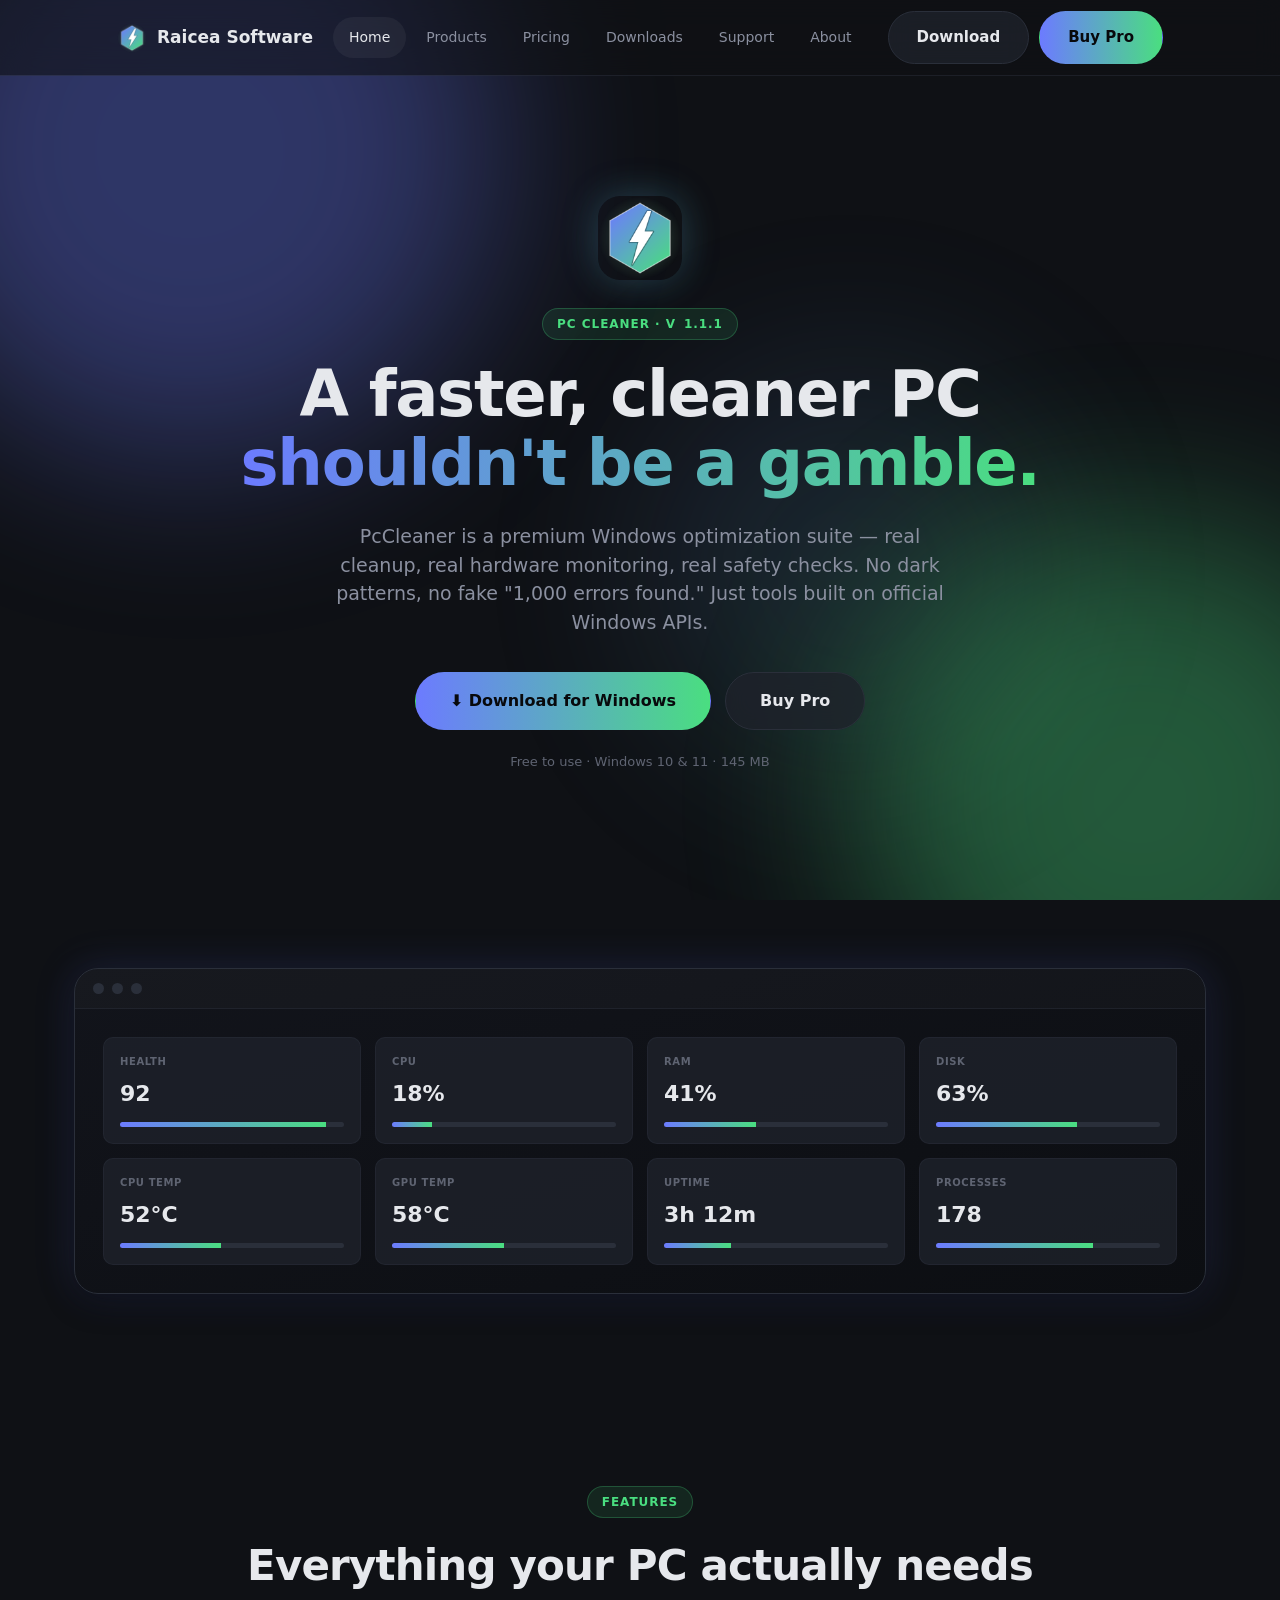
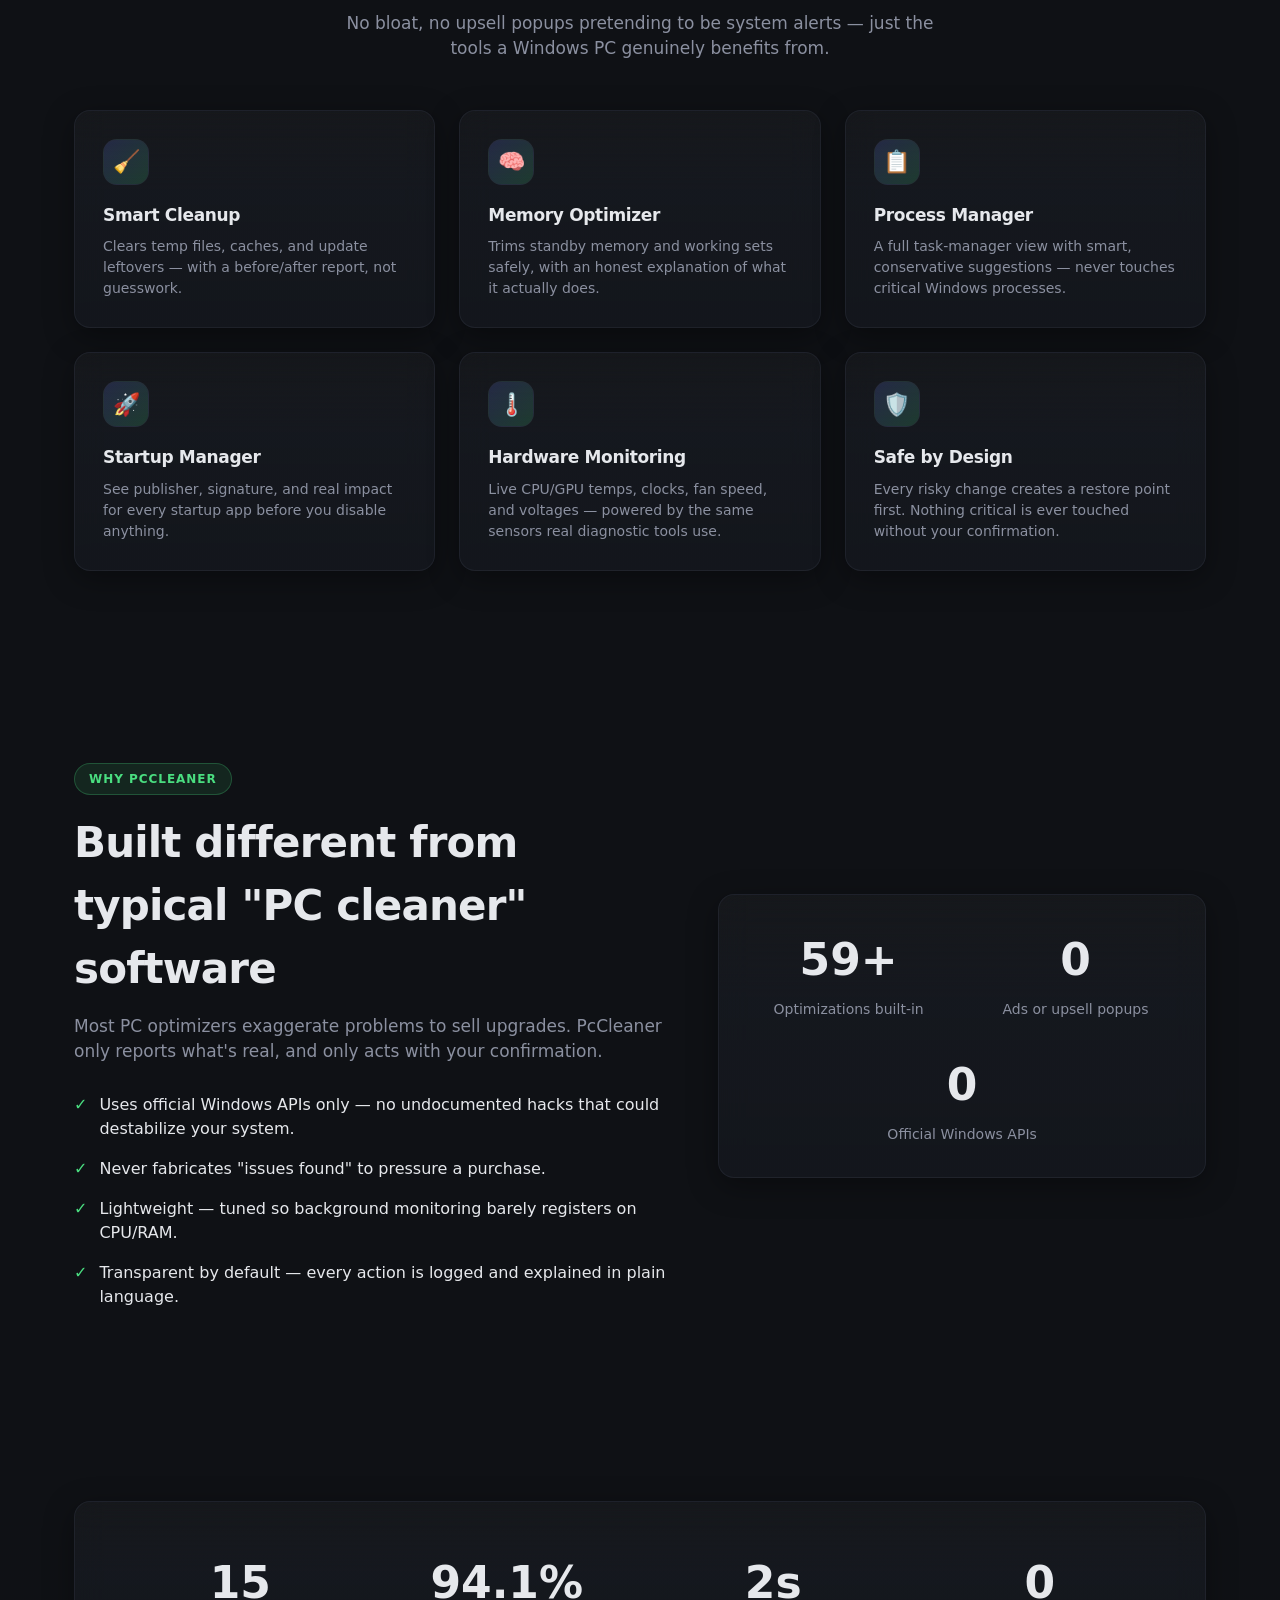
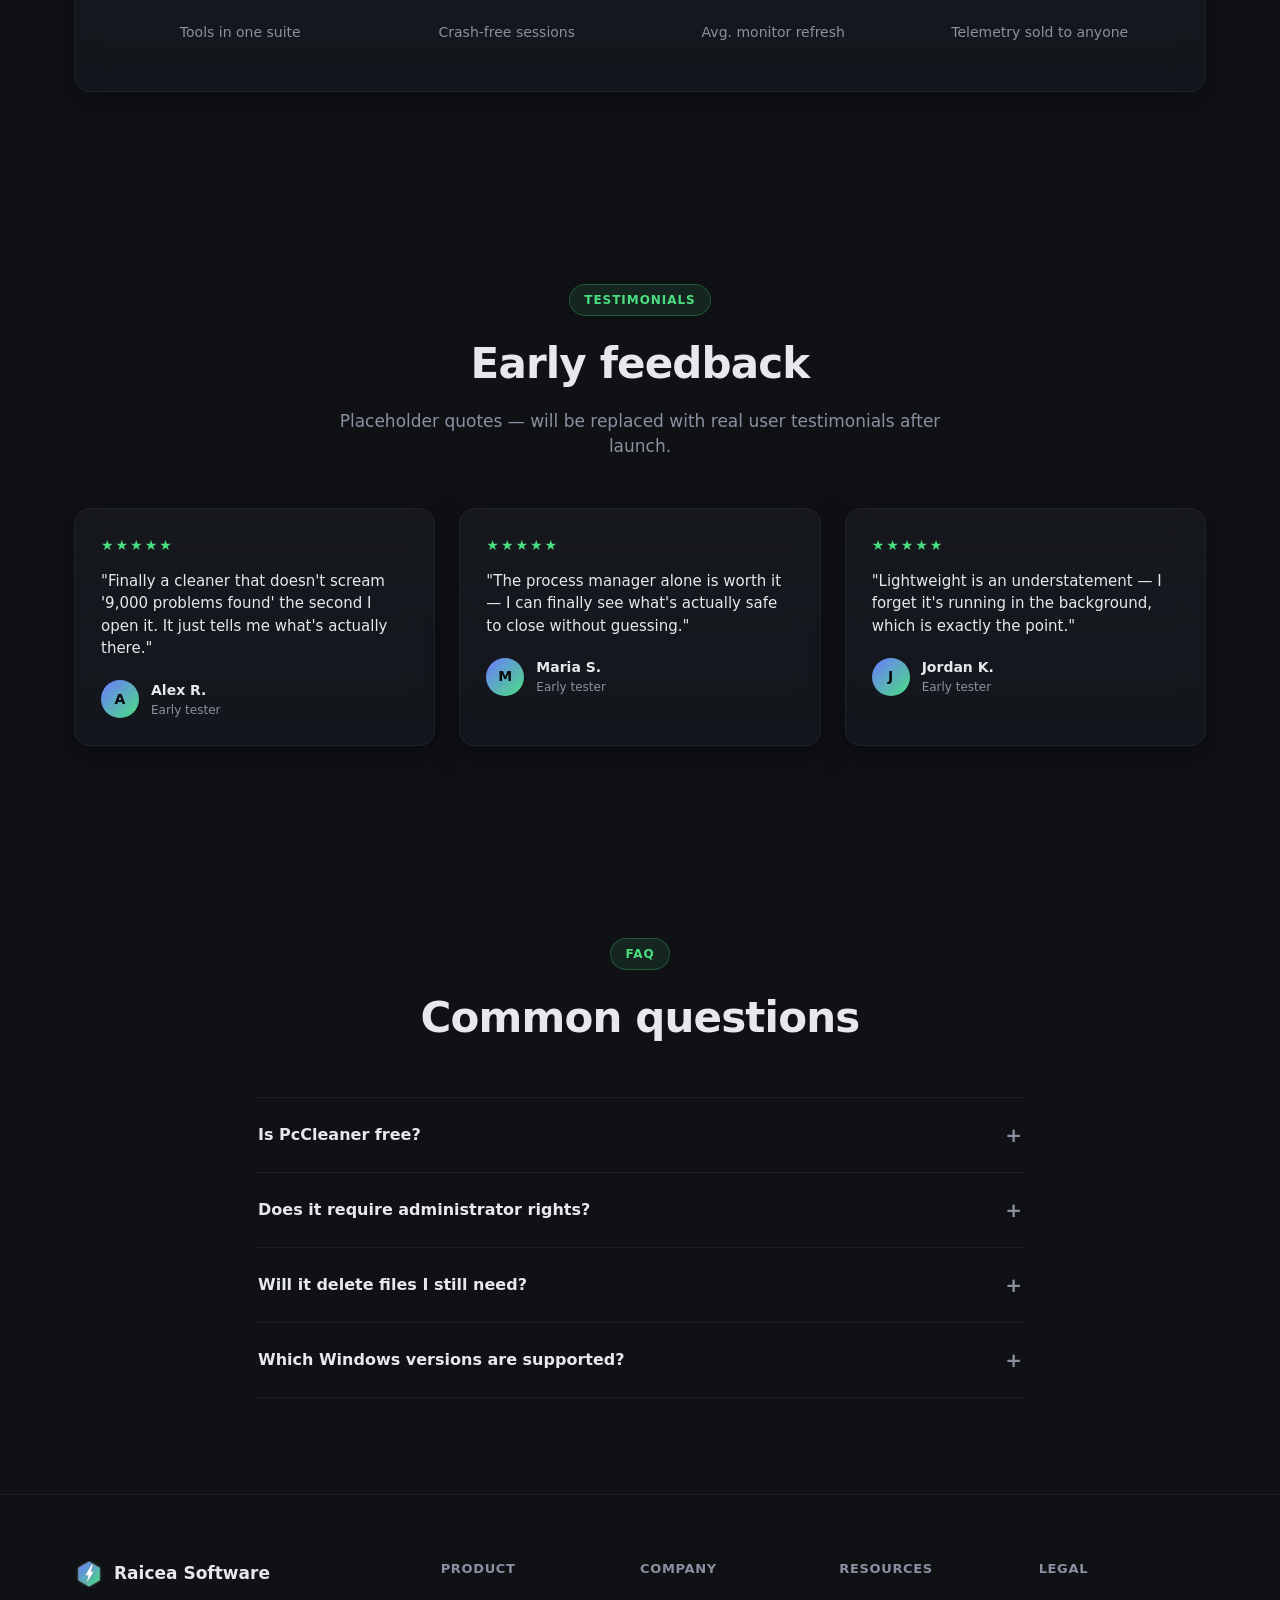
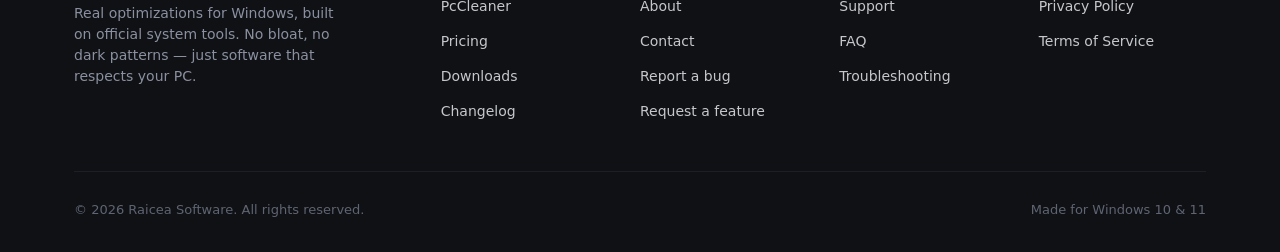
<file: index.html>
<!doctype html>
<html lang="en">
<head>
<meta charset="UTF-8">
<meta name="viewport" content="width=device-width, initial-scale=1">
<title>Raicea Software — PcCleaner, real Windows optimization</title>
<meta name="description" content="PcCleaner by Raicea Software: a premium Windows optimization suite built on official system tools. Clean, speed up, and monitor your PC — safely.">
<link rel="icon" href="assets/img/favicon.ico">
<link rel="stylesheet" href="assets/css/main.css">
</head>
<body>
<div class="bg-field"><div class="blob"></div></div>

<nav class="navbar">
  <div class="container">
    <a href="index.html" class="brand"><img src="assets/img/logo.png" alt="Raicea Software logo">Raicea Software</a>
    <div class="nav-links" id="navLinks">
      <a href="index.html">Home</a>
      <a href="products.html">Products</a>
      <a href="pricing.html">Pricing</a>
      <a href="downloads.html">Downloads</a>
      <a href="support.html">Support</a>
      <a href="about.html">About</a>
    </div>
    <div class="nav-actions">
      <a href="downloads.html" class="btn btn-secondary">Download</a>
      <a href="pricing.html" class="btn btn-primary">Buy Pro</a>
      <button class="nav-toggle" aria-label="Toggle menu" aria-expanded="false"><span></span><span></span><span></span></button>
    </div>
  </div>
</nav>

<main>

  <!-- ================= HERO ================= -->
  <section class="hero">
    <div class="container" style="display:flex;flex-direction:column;align-items:center;">
      <img src="assets/img/logo.png" alt="PcCleaner logo" class="logo-badge reveal in-view">
      <span class="eyebrow reveal in-view">PC Cleaner · v<span data-version>1.1.1</span></span>
      <h1 class="reveal in-view" style="margin-top:20px;">A faster, cleaner PC <span class="gradient-text">shouldn't be a gamble.</span></h1>
      <p class="lead reveal in-view">PcCleaner is a premium Windows optimization suite — real cleanup, real hardware monitoring, real safety checks. No dark patterns, no fake "1,000 errors found." Just tools built on official Windows APIs.</p>
      <div class="hero-actions reveal in-view">
        <a href="#" class="btn btn-primary btn-lg" data-download>⬇ Download for Windows</a>
        <a href="pricing.html" class="btn btn-secondary btn-lg">Buy Pro</a>
      </div>
      <div class="hero-meta reveal in-view">Free to use · Windows 10 &amp; 11 · <span data-size>145 MB</span></div>
    </div>
  </section>

  <!-- ================= SCREENSHOTS ================= -->
  <section id="screenshots">
    <div class="container">
      <div class="mockup-window reveal">
        <div class="mockup-titlebar"><span></span><span></span><span></span></div>
        <div class="mockup-body">
          <div class="mockup-tile"><div class="label">Health</div><div class="value">92</div><div class="bar"><i style="width:92%"></i></div></div>
          <div class="mockup-tile"><div class="label">CPU</div><div class="value">18%</div><div class="bar"><i style="width:18%"></i></div></div>
          <div class="mockup-tile"><div class="label">RAM</div><div class="value">41%</div><div class="bar"><i style="width:41%"></i></div></div>
          <div class="mockup-tile"><div class="label">Disk</div><div class="value">63%</div><div class="bar"><i style="width:63%"></i></div></div>
          <div class="mockup-tile"><div class="label">CPU Temp</div><div class="value">52°C</div><div class="bar"><i style="width:45%"></i></div></div>
          <div class="mockup-tile"><div class="label">GPU Temp</div><div class="value">58°C</div><div class="bar"><i style="width:50%"></i></div></div>
          <div class="mockup-tile"><div class="label">Uptime</div><div class="value">3h 12m</div><div class="bar"><i style="width:30%"></i></div></div>
          <div class="mockup-tile"><div class="label">Processes</div><div class="value">178</div><div class="bar"><i style="width:70%"></i></div></div>
        </div>
      </div>
    </div>
  </section>

  <!-- ================= FEATURES ================= -->
  <section id="features">
    <div class="container">
      <div class="section-head center reveal">
        <span class="eyebrow">Features</span>
        <h2 class="section-title" style="margin-top:16px;">Everything your PC actually needs</h2>
        <p class="section-sub">No bloat, no upsell popups pretending to be system alerts — just the tools a Windows PC genuinely benefits from.</p>
      </div>
      <div class="grid cols-3 reveal-stagger">
        <div class="glass-card hoverable feature-card reveal" style="--i:0"><div class="icon">🧹</div><h3>Smart Cleanup</h3><p>Clears temp files, caches, and update leftovers — with a before/after report, not guesswork.</p></div>
        <div class="glass-card hoverable feature-card reveal" style="--i:1"><div class="icon">🧠</div><h3>Memory Optimizer</h3><p>Trims standby memory and working sets safely, with an honest explanation of what it actually does.</p></div>
        <div class="glass-card hoverable feature-card reveal" style="--i:2"><div class="icon">📋</div><h3>Process Manager</h3><p>A full task-manager view with smart, conservative suggestions — never touches critical Windows processes.</p></div>
        <div class="glass-card hoverable feature-card reveal" style="--i:3"><div class="icon">🚀</div><h3>Startup Manager</h3><p>See publisher, signature, and real impact for every startup app before you disable anything.</p></div>
        <div class="glass-card hoverable feature-card reveal" style="--i:4"><div class="icon">🌡️</div><h3>Hardware Monitoring</h3><p>Live CPU/GPU temps, clocks, fan speed, and voltages — powered by the same sensors real diagnostic tools use.</p></div>
        <div class="glass-card hoverable feature-card reveal" style="--i:5"><div class="icon">🛡️</div><h3>Safe by Design</h3><p>Every risky change creates a restore point first. Nothing critical is ever touched without your confirmation.</p></div>
      </div>
    </div>
  </section>

  <!-- ================= WHY CHOOSE ================= -->
  <section id="why">
    <div class="container two-col">
      <div class="reveal">
        <span class="eyebrow">Why PcCleaner</span>
        <h2 class="section-title" style="margin-top:16px;">Built different from typical "PC cleaner" software</h2>
        <p class="section-sub" style="margin-bottom:28px;">Most PC optimizers exaggerate problems to sell upgrades. PcCleaner only reports what's real, and only acts with your confirmation.</p>
        <ul style="display:flex;flex-direction:column;gap:16px;">
          <li style="display:flex;gap:12px;"><span style="color:var(--green);">✓</span> Uses official Windows APIs only — no undocumented hacks that could destabilize your system.</li>
          <li style="display:flex;gap:12px;"><span style="color:var(--green);">✓</span> Never fabricates "issues found" to pressure a purchase.</li>
          <li style="display:flex;gap:12px;"><span style="color:var(--green);">✓</span> Lightweight — tuned so background monitoring barely registers on CPU/RAM.</li>
          <li style="display:flex;gap:12px;"><span style="color:var(--green);">✓</span> Transparent by default — every action is logged and explained in plain language.</li>
        </ul>
      </div>
      <div class="reveal">
        <div class="glass-card" style="padding:32px;">
          <div class="stats-strip">
            <div class="stat"><div class="num" data-count="60" data-suffix="+">0</div><div class="label">Optimizations built-in</div></div>
            <div class="stat"><div class="num" data-count="0" data-suffix="">0</div><div class="label">Ads or upsell popups</div></div>
            <div class="stat"><div class="num" data-count="100" data-suffix="%">0</div><div class="label">Official Windows APIs</div></div>
          </div>
        </div>
      </div>
    </div>
  </section>

  <!-- ================= STATS ================= -->
  <section id="stats">
    <div class="container">
      <div class="glass-card reveal" style="padding:48px;">
        <div class="stats-strip">
          <div class="stat"><div class="num" data-count="16">0</div><div class="label">Tools in one suite</div></div>
          <div class="stat"><div class="num" data-count="99.9" data-suffix="%">0</div><div class="label">Crash-free sessions</div></div>
          <div class="stat"><div class="num" data-count="2" data-suffix="s">0</div><div class="label">Avg. monitor refresh</div></div>
          <div class="stat"><div class="num" data-count="0">0</div><div class="label">Telemetry sold to anyone</div></div>
        </div>
      </div>
    </div>
  </section>

  <!-- ================= TESTIMONIALS ================= -->
  <section id="testimonials">
    <div class="container">
      <div class="section-head center reveal">
        <span class="eyebrow">Testimonials</span>
        <h2 class="section-title" style="margin-top:16px;">Early feedback</h2>
        <p class="section-sub">Placeholder quotes — will be replaced with real user testimonials after launch.</p>
      </div>
      <div class="grid cols-3 reveal-stagger">
        <div class="glass-card testimonial reveal" style="--i:0">
          <div class="stars">★★★★★</div>
          <p class="quote">"Finally a cleaner that doesn't scream '9,000 problems found' the second I open it. It just tells me what's actually there."</p>
          <div class="who"><div class="avatar">A</div><div><div class="name">Alex R.</div><div class="role">Early tester</div></div></div>
        </div>
        <div class="glass-card testimonial reveal" style="--i:1">
          <div class="stars">★★★★★</div>
          <p class="quote">"The process manager alone is worth it — I can finally see what's actually safe to close without guessing."</p>
          <div class="who"><div class="avatar">M</div><div><div class="name">Maria S.</div><div class="role">Early tester</div></div></div>
        </div>
        <div class="glass-card testimonial reveal" style="--i:2">
          <div class="stars">★★★★★</div>
          <p class="quote">"Lightweight is an understatement — I forget it's running in the background, which is exactly the point."</p>
          <div class="who"><div class="avatar">J</div><div><div class="name">Jordan K.</div><div class="role">Early tester</div></div></div>
        </div>
      </div>
    </div>
  </section>

  <!-- ================= FAQ ================= -->
  <section id="faq">
    <div class="container" style="max-width:820px;">
      <div class="section-head center reveal">
        <span class="eyebrow">FAQ</span>
        <h2 class="section-title" style="margin-top:16px;">Common questions</h2>
      </div>
      <div class="reveal">
        <div class="faq-item">
          <button class="faq-q">Is PcCleaner free? <span class="plus">+</span></button>
          <div class="faq-a"><p>Yes — the core suite is free to use. PcCleaner Pro adds advanced automation, priority driver updates, and premium support. See <a href="pricing.html" style="color:var(--green);">Pricing</a>.</p></div>
        </div>
        <div class="faq-item">
          <button class="faq-q">Does it require administrator rights? <span class="plus">+</span></button>
          <div class="faq-a"><p>Yes. Hardware monitoring and several system tweaks need elevated access to read sensors and safely modify system settings.</p></div>
        </div>
        <div class="faq-item">
          <button class="faq-q">Will it delete files I still need? <span class="plus">+</span></button>
          <div class="faq-a"><p>No. Cleanup only targets known-safe temporary locations (temp folders, caches, leftovers) and always shows what will be removed before you confirm.</p></div>
        </div>
        <div class="faq-item">
          <button class="faq-q">Which Windows versions are supported? <span class="plus">+</span></button>
          <div class="faq-a"><p>Windows 10 (2004 and later) and Windows 11, 64-bit. See full <a href="downloads.html#requirements" style="color:var(--green);">system requirements</a>.</p></div>
        </div>
      </div>
    </div>
  </section>

</main>

<footer class="site-footer">
  <div class="container">
    <div class="footer-grid">
      <div class="footer-brand">
        <a href="index.html" class="brand"><img src="assets/img/logo.png" alt="Raicea Software logo">Raicea Software</a>
        <p>Real optimizations for Windows, built on official system tools. No bloat, no dark patterns — just software that respects your PC.</p>
      </div>
      <div class="footer-col">
        <h4>Product</h4>
        <ul>
          <li><a href="product-pccleaner.html">PcCleaner</a></li>
          <li><a href="pricing.html">Pricing</a></li>
          <li><a href="downloads.html">Downloads</a></li>
          <li><a href="downloads.html#release-notes">Changelog</a></li>
        </ul>
      </div>
      <div class="footer-col">
        <h4>Company</h4>
        <ul>
          <li><a href="about.html">About</a></li>
          <li><a href="support.html#contact">Contact</a></li>
          <li><a href="#" data-bug-report>Report a bug</a></li>
          <li><a href="#" data-feature-request>Request a feature</a></li>
        </ul>
      </div>
      <div class="footer-col">
        <h4>Resources</h4>
        <ul>
          <li><a href="support.html">Support</a></li>
          <li><a href="support.html#faq">FAQ</a></li>
          <li><a href="support.html#troubleshooting">Troubleshooting</a></li>
        </ul>
      </div>
      <div class="footer-col">
        <h4>Legal</h4>
        <ul>
          <li><a href="#">Privacy Policy</a></li>
          <li><a href="#">Terms of Service</a></li>
        </ul>
      </div>
    </div>
    <div class="footer-bottom">
      <span>© <span data-year></span> Raicea Software. All rights reserved.</span>
      <span>Made for Windows 10 &amp; 11</span>
    </div>
  </div>
</footer>

<script src="assets/js/config.js"></script>
<script src="assets/js/main.js"></script>
</body>
</html>
</file>
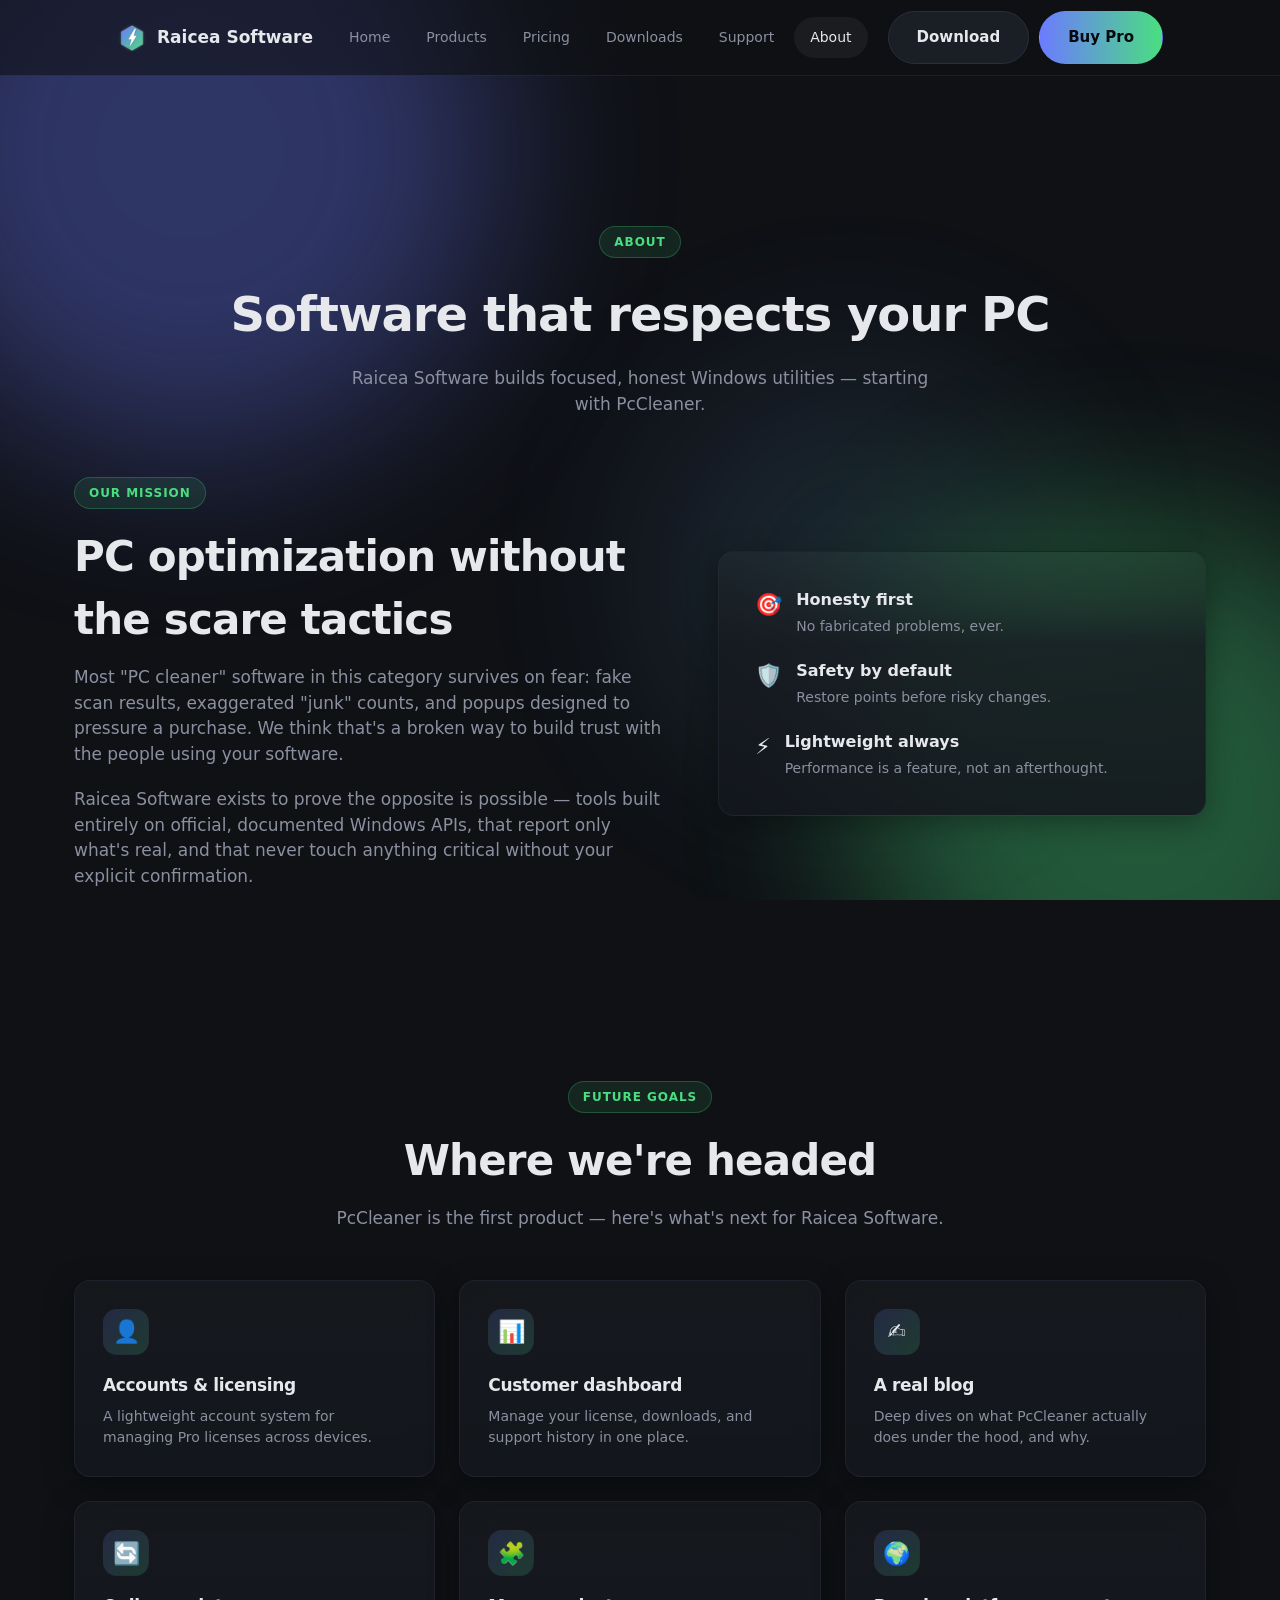
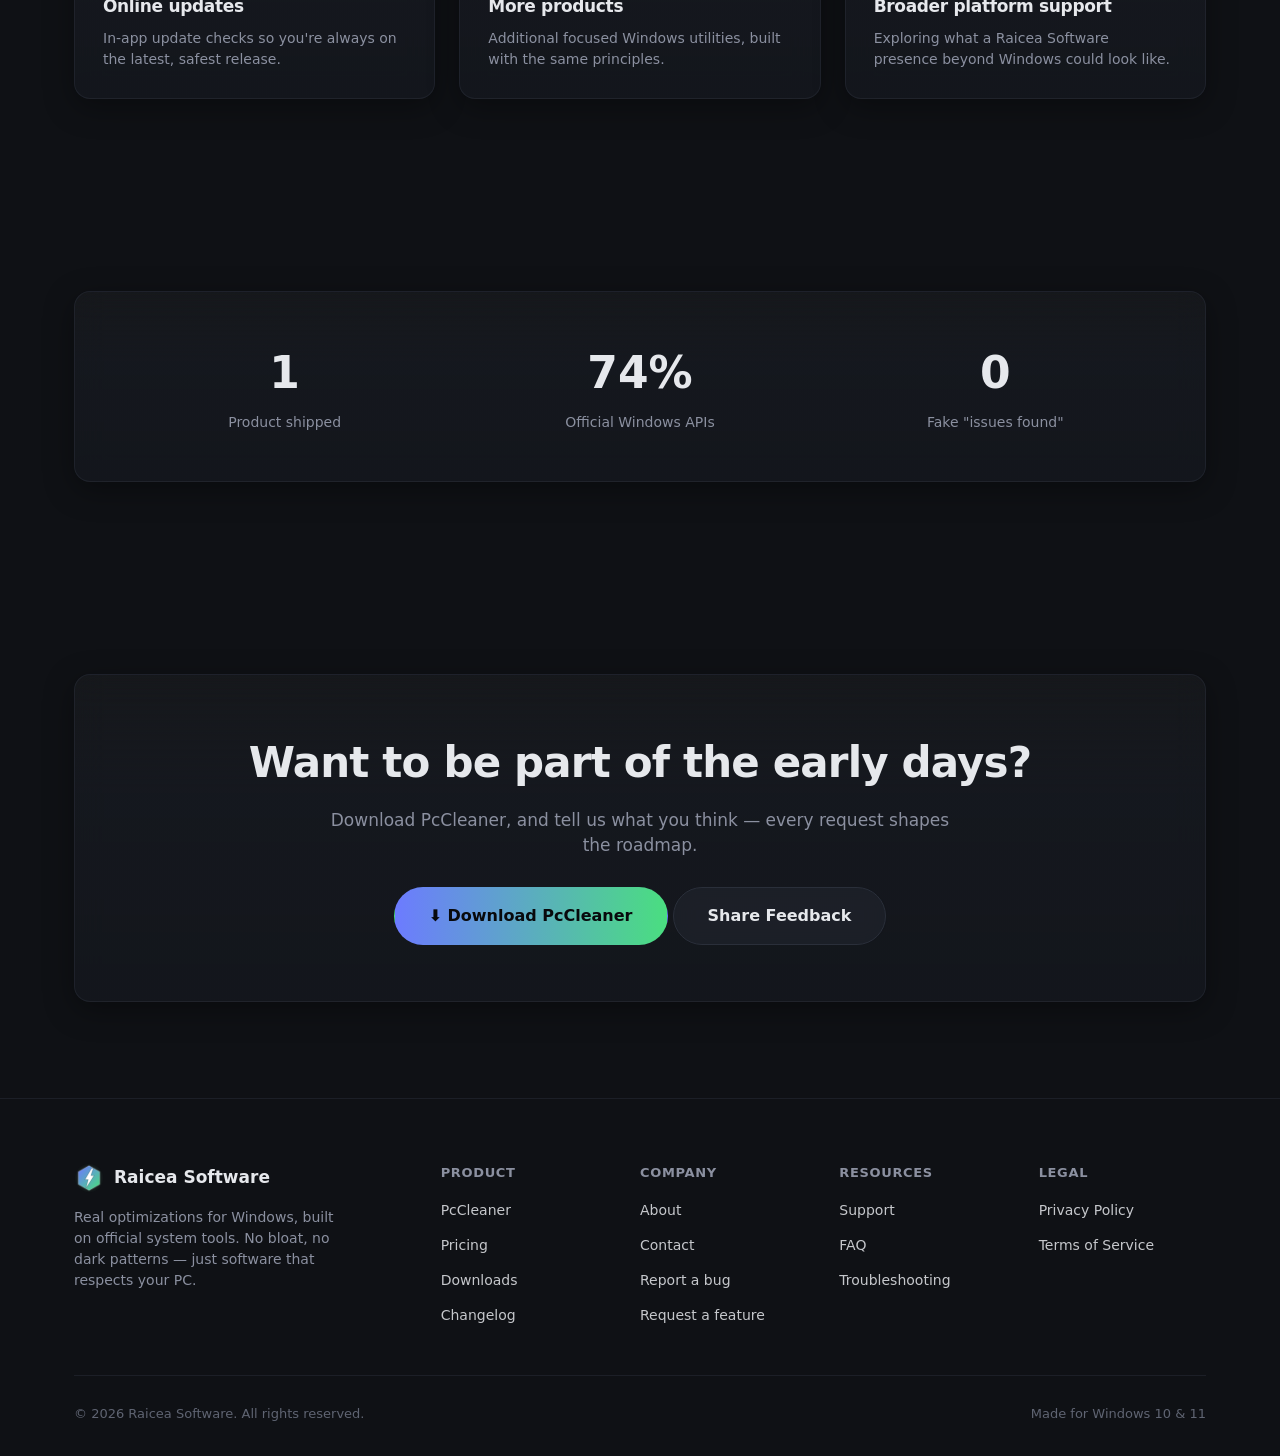
<file: about.html>
<!doctype html>
<html lang="en">
<head>
<meta charset="UTF-8">
<meta name="viewport" content="width=device-width, initial-scale=1">
<title>About — Raicea Software</title>
<meta name="description" content="About Raicea Software: our mission, our approach to building PcCleaner, and where we're headed next.">
<link rel="icon" href="assets/img/favicon.ico">
<link rel="stylesheet" href="assets/css/main.css">
</head>
<body>
<div class="bg-field"><div class="blob"></div></div>

<nav class="navbar">
  <div class="container">
    <a href="index.html" class="brand"><img src="assets/img/logo.png" alt="Raicea Software logo">Raicea Software</a>
    <div class="nav-links" id="navLinks">
      <a href="index.html">Home</a>
      <a href="products.html">Products</a>
      <a href="pricing.html">Pricing</a>
      <a href="downloads.html">Downloads</a>
      <a href="support.html">Support</a>
      <a href="about.html">About</a>
    </div>
    <div class="nav-actions">
      <a href="downloads.html" class="btn btn-secondary">Download</a>
      <a href="pricing.html" class="btn btn-primary">Buy Pro</a>
      <button class="nav-toggle" aria-label="Toggle menu" aria-expanded="false"><span></span><span></span><span></span></button>
    </div>
  </div>
</nav>

<main>
  <div class="page-header">
    <div class="container">
      <span class="eyebrow reveal in-view">About</span>
      <h1 class="reveal in-view">Software that respects your PC</h1>
      <p class="reveal in-view">Raicea Software builds focused, honest Windows utilities — starting with PcCleaner.</p>
    </div>
  </div>

  <!-- ================= MISSION ================= -->
  <section style="padding-top:0;">
    <div class="container two-col">
      <div class="reveal">
        <span class="eyebrow">Our mission</span>
        <h2 class="section-title" style="margin-top:16px;">PC optimization without the scare tactics</h2>
        <p class="section-sub" style="margin-bottom:20px;">Most "PC cleaner" software in this category survives on fear: fake scan results, exaggerated "junk" counts, and popups designed to pressure a purchase. We think that's a broken way to build trust with the people using your software.</p>
        <p class="section-sub">Raicea Software exists to prove the opposite is possible — tools built entirely on official, documented Windows APIs, that report only what's real, and that never touch anything critical without your explicit confirmation.</p>
      </div>
      <div class="reveal">
        <div class="glass-card" style="padding:36px;">
          <div style="display:flex;flex-direction:column;gap:22px;">
            <div style="display:flex;gap:14px;"><span style="font-size:22px;">🎯</span><div><strong>Honesty first</strong><p style="color:var(--muted);font-size:14px;margin-top:4px;">No fabricated problems, ever.</p></div></div>
            <div style="display:flex;gap:14px;"><span style="font-size:22px;">🛡️</span><div><strong>Safety by default</strong><p style="color:var(--muted);font-size:14px;margin-top:4px;">Restore points before risky changes.</p></div></div>
            <div style="display:flex;gap:14px;"><span style="font-size:22px;">⚡</span><div><strong>Lightweight always</strong><p style="color:var(--muted);font-size:14px;margin-top:4px;">Performance is a feature, not an afterthought.</p></div></div>
          </div>
        </div>
      </div>
    </div>
  </section>

  <!-- ================= FUTURE GOALS ================= -->
  <section>
    <div class="container">
      <div class="section-head center reveal">
        <span class="eyebrow">Future goals</span>
        <h2 class="section-title" style="margin-top:16px;">Where we're headed</h2>
        <p class="section-sub">PcCleaner is the first product — here's what's next for Raicea Software.</p>
      </div>
      <div class="grid cols-3 reveal-stagger">
        <div class="glass-card hoverable feature-card reveal" style="--i:0"><div class="icon">👤</div><h3>Accounts &amp; licensing</h3><p>A lightweight account system for managing Pro licenses across devices.</p></div>
        <div class="glass-card hoverable feature-card reveal" style="--i:1"><div class="icon">📊</div><h3>Customer dashboard</h3><p>Manage your license, downloads, and support history in one place.</p></div>
        <div class="glass-card hoverable feature-card reveal" style="--i:2"><div class="icon">✍️</div><h3>A real blog</h3><p>Deep dives on what PcCleaner actually does under the hood, and why.</p></div>
        <div class="glass-card hoverable feature-card reveal" style="--i:3"><div class="icon">🔄</div><h3>Online updates</h3><p>In-app update checks so you're always on the latest, safest release.</p></div>
        <div class="glass-card hoverable feature-card reveal" style="--i:4"><div class="icon">🧩</div><h3>More products</h3><p>Additional focused Windows utilities, built with the same principles.</p></div>
        <div class="glass-card hoverable feature-card reveal" style="--i:5"><div class="icon">🌍</div><h3>Broader platform support</h3><p>Exploring what a Raicea Software presence beyond Windows could look like.</p></div>
      </div>
    </div>
  </section>

  <!-- ================= STATS ================= -->
  <section>
    <div class="container">
      <div class="glass-card reveal" style="padding:48px;">
        <div class="stats-strip">
          <div class="stat"><div class="num" data-count="1">0</div><div class="label">Product shipped</div></div>
          <div class="stat"><div class="num" data-count="100" data-suffix="%">0</div><div class="label">Official Windows APIs</div></div>
          <div class="stat"><div class="num" data-count="0">0</div><div class="label">Fake "issues found"</div></div>
        </div>
      </div>
    </div>
  </section>

  <!-- ================= CTA ================= -->
  <section>
    <div class="container">
      <div class="glass-card reveal text-center" style="padding:56px 32px;">
        <h2 class="section-title">Want to be part of the early days?</h2>
        <p class="section-sub" style="margin:0 auto 28px;">Download PcCleaner, and tell us what you think — every request shapes the roadmap.</p>
        <div class="hero-actions" style="justify-content:center;">
          <a href="#" class="btn btn-primary btn-lg" data-download>⬇ Download PcCleaner</a>
          <a href="#" data-feature-request class="btn btn-secondary btn-lg">Share Feedback</a>
        </div>
      </div>
    </div>
  </section>

</main>

<footer class="site-footer">
  <div class="container">
    <div class="footer-grid">
      <div class="footer-brand">
        <a href="index.html" class="brand"><img src="assets/img/logo.png" alt="Raicea Software logo">Raicea Software</a>
        <p>Real optimizations for Windows, built on official system tools. No bloat, no dark patterns — just software that respects your PC.</p>
      </div>
      <div class="footer-col">
        <h4>Product</h4>
        <ul>
          <li><a href="product-pccleaner.html">PcCleaner</a></li>
          <li><a href="pricing.html">Pricing</a></li>
          <li><a href="downloads.html">Downloads</a></li>
          <li><a href="downloads.html#release-notes">Changelog</a></li>
        </ul>
      </div>
      <div class="footer-col">
        <h4>Company</h4>
        <ul>
          <li><a href="about.html">About</a></li>
          <li><a href="support.html#contact">Contact</a></li>
          <li><a href="#" data-bug-report>Report a bug</a></li>
          <li><a href="#" data-feature-request>Request a feature</a></li>
        </ul>
      </div>
      <div class="footer-col">
        <h4>Resources</h4>
        <ul>
          <li><a href="support.html">Support</a></li>
          <li><a href="support.html#faq">FAQ</a></li>
          <li><a href="support.html#troubleshooting">Troubleshooting</a></li>
        </ul>
      </div>
      <div class="footer-col">
        <h4>Legal</h4>
        <ul>
          <li><a href="#">Privacy Policy</a></li>
          <li><a href="#">Terms of Service</a></li>
        </ul>
      </div>
    </div>
    <div class="footer-bottom">
      <span>© <span data-year></span> Raicea Software. All rights reserved.</span>
      <span>Made for Windows 10 &amp; 11</span>
    </div>
  </div>
</footer>

<script src="assets/js/config.js"></script>
<script src="assets/js/main.js"></script>
</body>
</html>
</file>
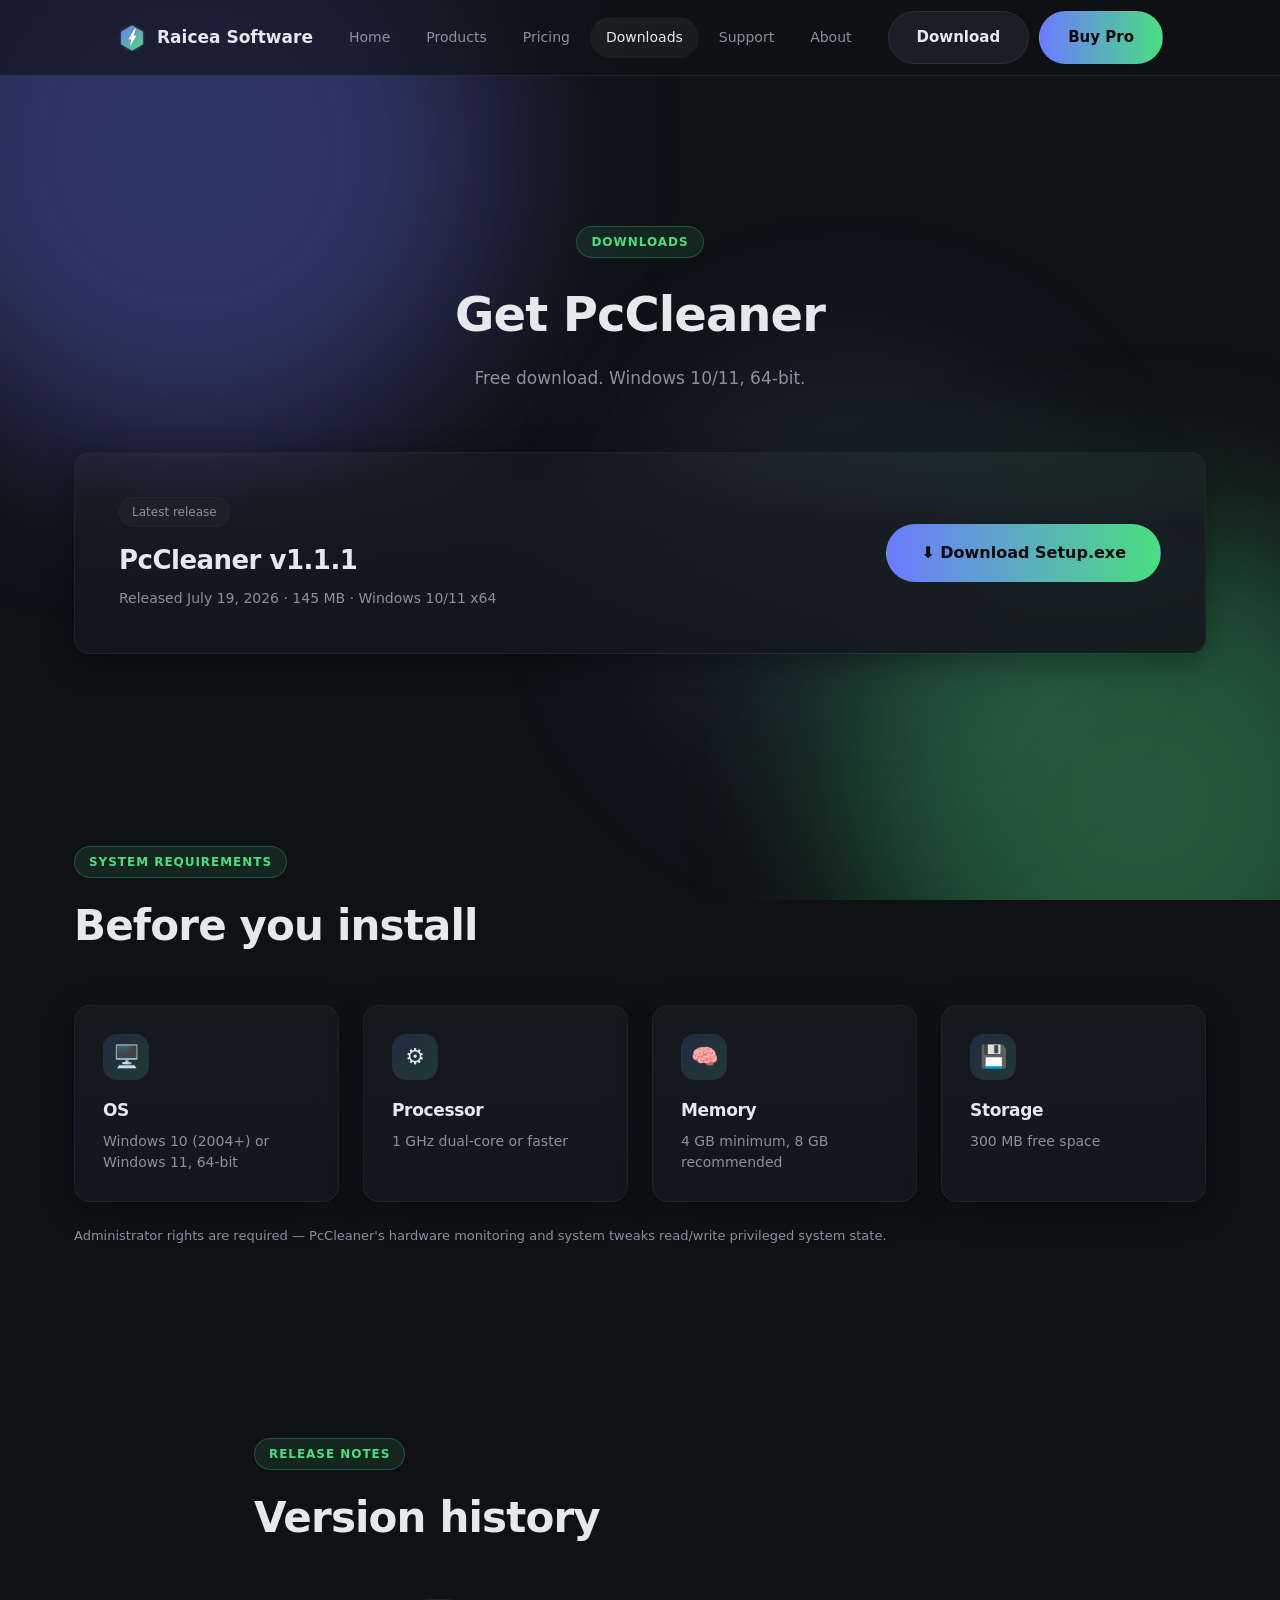
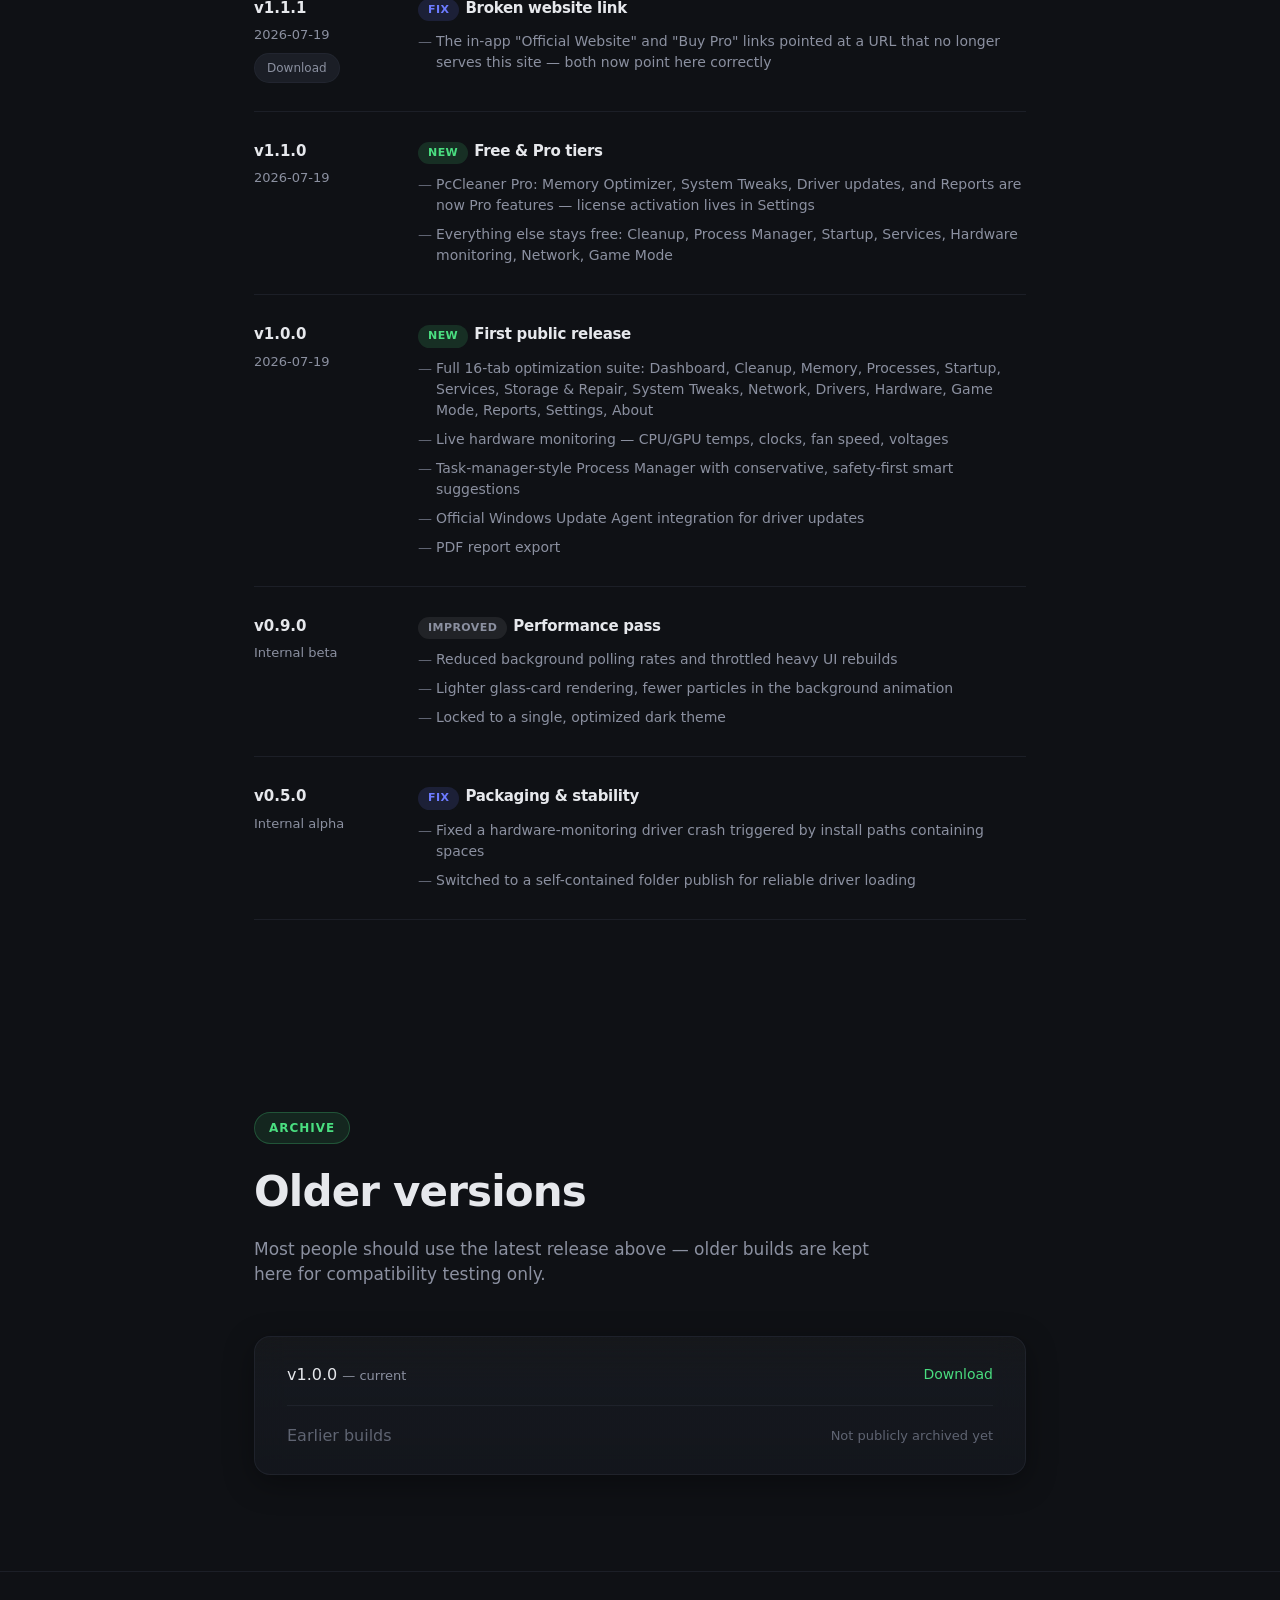
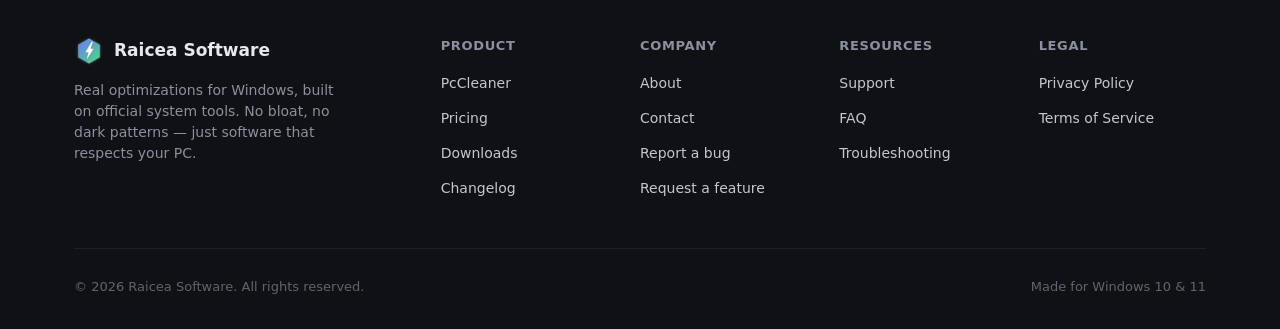
<file: downloads.html>
<!doctype html>
<html lang="en">
<head>
<meta charset="UTF-8">
<meta name="viewport" content="width=device-width, initial-scale=1">
<title>Downloads — PcCleaner | Raicea Software</title>
<meta name="description" content="Download the latest PcCleaner installer, view release notes, system requirements and version history.">
<link rel="icon" href="assets/img/favicon.ico">
<link rel="stylesheet" href="assets/css/main.css">
</head>
<body>
<div class="bg-field"><div class="blob"></div></div>

<nav class="navbar">
  <div class="container">
    <a href="index.html" class="brand"><img src="assets/img/logo.png" alt="Raicea Software logo">Raicea Software</a>
    <div class="nav-links" id="navLinks">
      <a href="index.html">Home</a>
      <a href="products.html">Products</a>
      <a href="pricing.html">Pricing</a>
      <a href="downloads.html">Downloads</a>
      <a href="support.html">Support</a>
      <a href="about.html">About</a>
    </div>
    <div class="nav-actions">
      <a href="downloads.html" class="btn btn-secondary">Download</a>
      <a href="pricing.html" class="btn btn-primary">Buy Pro</a>
      <button class="nav-toggle" aria-label="Toggle menu" aria-expanded="false"><span></span><span></span><span></span></button>
    </div>
  </div>
</nav>

<main>
  <div class="page-header">
    <div class="container">
      <span class="eyebrow reveal in-view">Downloads</span>
      <h1 class="reveal in-view">Get PcCleaner</h1>
      <p class="reveal in-view">Free download. Windows 10/11, 64-bit.</p>
    </div>
  </div>

  <!-- ================= LATEST VERSION ================= -->
  <section style="padding-top:0;">
    <div class="container">
      <div class="glass-card reveal" style="padding:44px;display:flex;align-items:center;justify-content:space-between;gap:32px;flex-wrap:wrap;">
        <div>
          <span class="badge-pill">Latest release</span>
          <h2 style="font-size:26px;margin-top:14px;">PcCleaner v<span data-version>1.1.1</span></h2>
          <p style="color:var(--muted);font-size:14px;margin-top:8px;">Released July 19, 2026 · <span data-size>145 MB</span> · Windows 10/11 x64</p>
        </div>
        <a href="#" class="btn btn-primary btn-lg" data-download>⬇ Download Setup.exe</a>
      </div>
    </div>
  </section>

  <!-- ================= REQUIREMENTS ================= -->
  <section id="requirements">
    <div class="container">
      <div class="section-head reveal">
        <span class="eyebrow">System Requirements</span>
        <h2 class="section-title" style="margin-top:16px;">Before you install</h2>
      </div>
      <div class="grid cols-4 reveal-stagger">
        <div class="glass-card feature-card reveal" style="--i:0"><div class="icon">🖥️</div><h3>OS</h3><p>Windows 10 (2004+) or Windows 11, 64-bit</p></div>
        <div class="glass-card feature-card reveal" style="--i:1"><div class="icon">⚙️</div><h3>Processor</h3><p>1 GHz dual-core or faster</p></div>
        <div class="glass-card feature-card reveal" style="--i:2"><div class="icon">🧠</div><h3>Memory</h3><p>4 GB minimum, 8 GB recommended</p></div>
        <div class="glass-card feature-card reveal" style="--i:3"><div class="icon">💾</div><h3>Storage</h3><p>300 MB free space</p></div>
      </div>
      <p style="color:var(--muted);font-size:13px;margin-top:24px;">Administrator rights are required — PcCleaner's hardware monitoring and system tweaks read/write privileged system state.</p>
    </div>
  </section>

  <!-- ================= RELEASE NOTES / CHANGELOG ================= -->
  <section id="release-notes">
    <div class="container" style="max-width:820px;">
      <div class="section-head reveal">
        <span class="eyebrow">Release Notes</span>
        <h2 class="section-title" style="margin-top:16px;">Version history</h2>
      </div>
      <div class="reveal">

        <div class="changelog-entry">
          <div class="meta"><div class="ver">v1.1.1</div><div>2026-07-19</div><div style="margin-top:8px;"><a href="#" class="badge-pill" data-download style="text-decoration:none;">Download</a></div></div>
          <div>
            <h4><span class="tag fix">Fix</span>Broken website link</h4>
            <ul>
              <li>The in-app "Official Website" and "Buy Pro" links pointed at a URL that no longer serves this site — both now point here correctly</li>
            </ul>
          </div>
        </div>

        <div class="changelog-entry">
          <div class="meta"><div class="ver">v1.1.0</div><div>2026-07-19</div></div>
          <div>
            <h4><span class="tag new">New</span>Free &amp; Pro tiers</h4>
            <ul>
              <li>PcCleaner Pro: Memory Optimizer, System Tweaks, Driver updates, and Reports are now Pro features — license activation lives in Settings</li>
              <li>Everything else stays free: Cleanup, Process Manager, Startup, Services, Hardware monitoring, Network, Game Mode</li>
            </ul>
          </div>
        </div>

        <div class="changelog-entry">
          <div class="meta"><div class="ver">v1.0.0</div><div>2026-07-19</div></div>
          <div>
            <h4><span class="tag new">New</span>First public release</h4>
            <ul>
              <li>Full 16-tab optimization suite: Dashboard, Cleanup, Memory, Processes, Startup, Services, Storage &amp; Repair, System Tweaks, Network, Drivers, Hardware, Game Mode, Reports, Settings, About</li>
              <li>Live hardware monitoring — CPU/GPU temps, clocks, fan speed, voltages</li>
              <li>Task-manager-style Process Manager with conservative, safety-first smart suggestions</li>
              <li>Official Windows Update Agent integration for driver updates</li>
              <li>PDF report export</li>
            </ul>
          </div>
        </div>

        <div class="changelog-entry">
          <div class="meta"><div class="ver">v0.9.0</div><div>Internal beta</div></div>
          <div>
            <h4><span class="tag improved">Improved</span>Performance pass</h4>
            <ul>
              <li>Reduced background polling rates and throttled heavy UI rebuilds</li>
              <li>Lighter glass-card rendering, fewer particles in the background animation</li>
              <li>Locked to a single, optimized dark theme</li>
            </ul>
          </div>
        </div>

        <div class="changelog-entry">
          <div class="meta"><div class="ver">v0.5.0</div><div>Internal alpha</div></div>
          <div>
            <h4><span class="tag fix">Fix</span>Packaging &amp; stability</h4>
            <ul>
              <li>Fixed a hardware-monitoring driver crash triggered by install paths containing spaces</li>
              <li>Switched to a self-contained folder publish for reliable driver loading</li>
            </ul>
          </div>
        </div>

      </div>
    </div>
  </section>

  <!-- ================= OLDER VERSIONS ================= -->
  <section id="older-versions">
    <div class="container" style="max-width:820px;">
      <div class="section-head reveal">
        <span class="eyebrow">Archive</span>
        <h2 class="section-title" style="margin-top:16px;">Older versions</h2>
        <p class="section-sub">Most people should use the latest release above — older builds are kept here for compatibility testing only.</p>
      </div>
      <div class="glass-card reveal" style="padding:8px 32px;">
        <ul>
          <li style="display:flex;justify-content:space-between;align-items:center;padding:18px 0;border-bottom:1px solid var(--border-soft);">
            <span>v1.0.0 <span style="color:var(--muted);font-size:13px;">— current</span></span>
            <a href="#" data-download style="color:var(--green);font-size:14px;">Download</a>
          </li>
          <li style="display:flex;justify-content:space-between;align-items:center;padding:18px 0;color:var(--muted-dim);">
            <span>Earlier builds</span>
            <span style="font-size:13px;">Not publicly archived yet</span>
          </li>
        </ul>
      </div>
    </div>
  </section>

</main>

<footer class="site-footer">
  <div class="container">
    <div class="footer-grid">
      <div class="footer-brand">
        <a href="index.html" class="brand"><img src="assets/img/logo.png" alt="Raicea Software logo">Raicea Software</a>
        <p>Real optimizations for Windows, built on official system tools. No bloat, no dark patterns — just software that respects your PC.</p>
      </div>
      <div class="footer-col">
        <h4>Product</h4>
        <ul>
          <li><a href="product-pccleaner.html">PcCleaner</a></li>
          <li><a href="pricing.html">Pricing</a></li>
          <li><a href="downloads.html">Downloads</a></li>
          <li><a href="downloads.html#release-notes">Changelog</a></li>
        </ul>
      </div>
      <div class="footer-col">
        <h4>Company</h4>
        <ul>
          <li><a href="about.html">About</a></li>
          <li><a href="support.html#contact">Contact</a></li>
          <li><a href="#" data-bug-report>Report a bug</a></li>
          <li><a href="#" data-feature-request>Request a feature</a></li>
        </ul>
      </div>
      <div class="footer-col">
        <h4>Resources</h4>
        <ul>
          <li><a href="support.html">Support</a></li>
          <li><a href="support.html#faq">FAQ</a></li>
          <li><a href="support.html#troubleshooting">Troubleshooting</a></li>
        </ul>
      </div>
      <div class="footer-col">
        <h4>Legal</h4>
        <ul>
          <li><a href="#">Privacy Policy</a></li>
          <li><a href="#">Terms of Service</a></li>
        </ul>
      </div>
    </div>
    <div class="footer-bottom">
      <span>© <span data-year></span> Raicea Software. All rights reserved.</span>
      <span>Made for Windows 10 &amp; 11</span>
    </div>
  </div>
</footer>

<script src="assets/js/config.js"></script>
<script src="assets/js/main.js"></script>
</body>
</html>
</file>
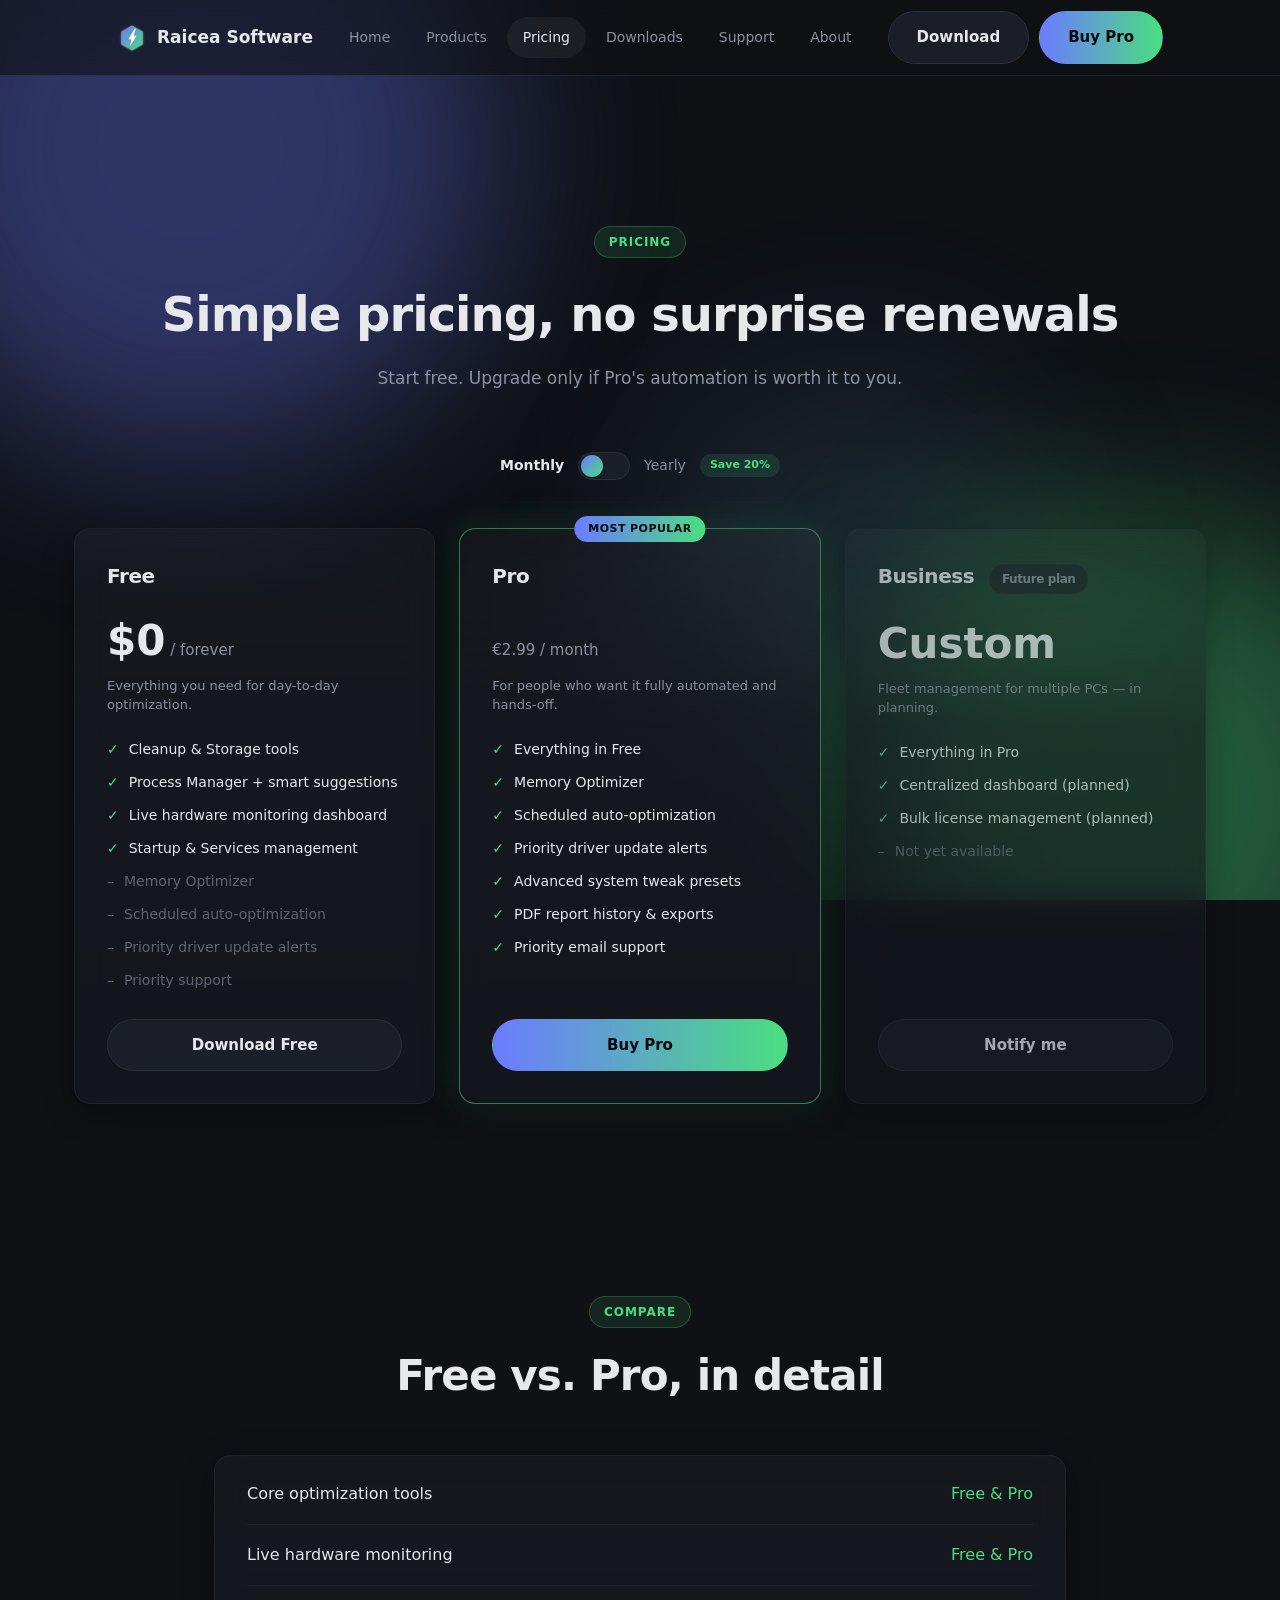
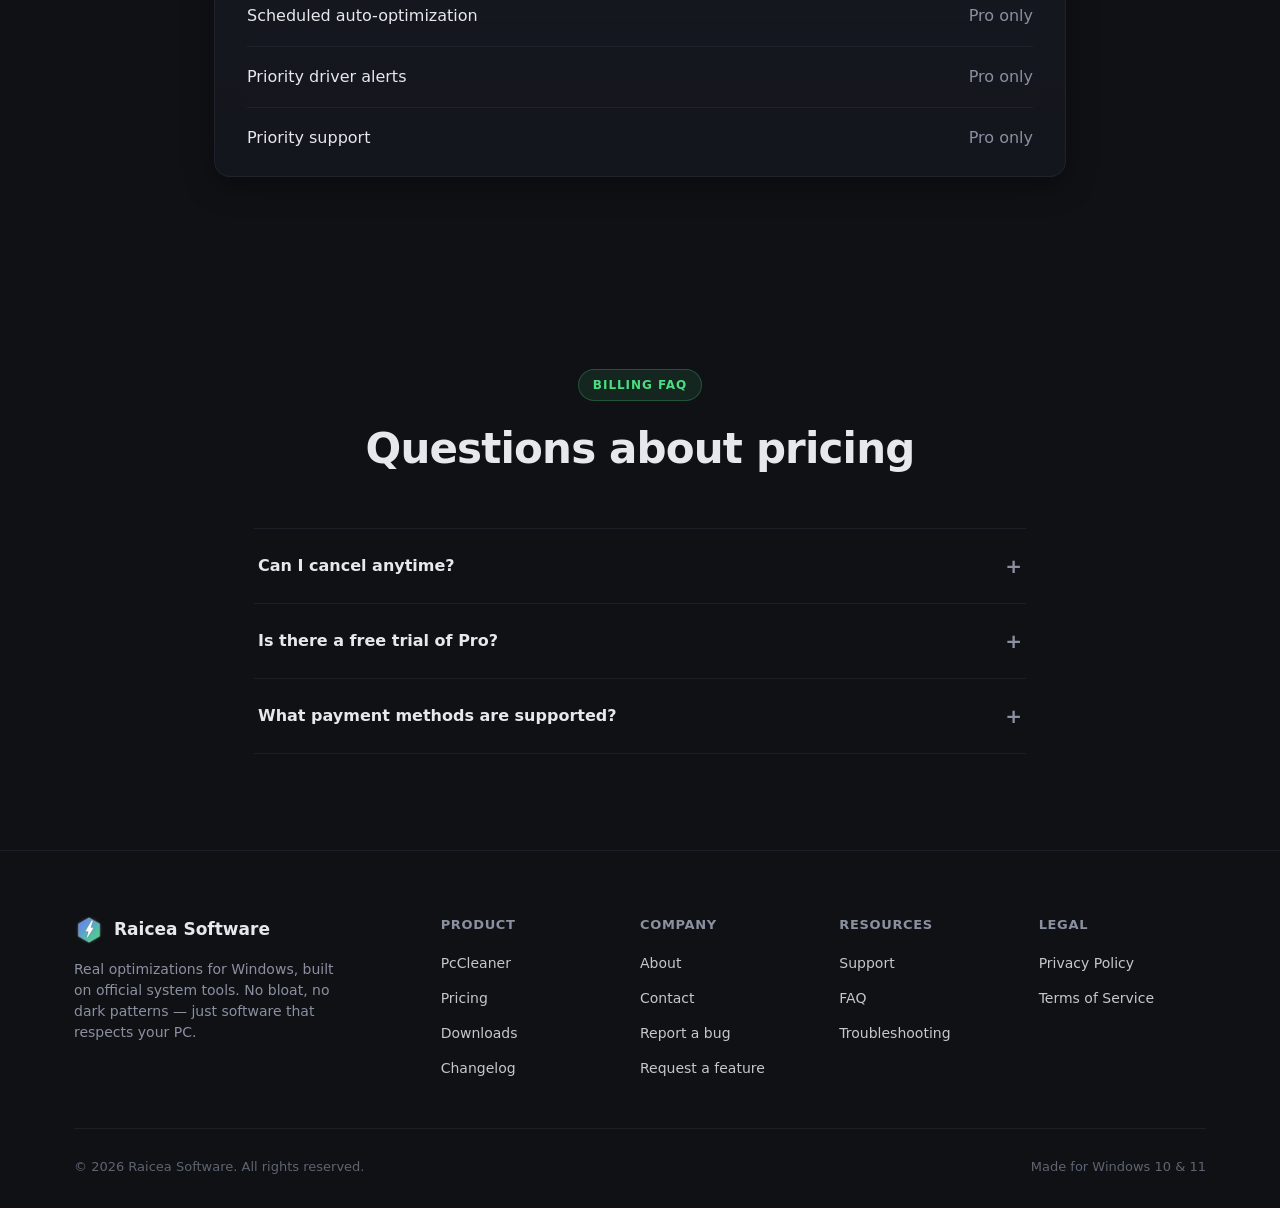
<file: pricing.html>
<!doctype html>
<html lang="en">
<head>
<meta charset="UTF-8">
<meta name="viewport" content="width=device-width, initial-scale=1">
<title>Pricing — Raicea Software</title>
<meta name="description" content="PcCleaner pricing: Free, Pro, and what's coming next.">
<link rel="icon" href="assets/img/favicon.ico">
<link rel="stylesheet" href="assets/css/main.css">
<style>
  .toggle-wrap { display:flex; align-items:center; justify-content:center; gap:14px; margin-bottom:48px; }
  .toggle-switch { position:relative; width:52px; height:28px; background:var(--surface-2); border:1px solid var(--border); border-radius:999px; cursor:pointer; }
  .toggle-switch .knob { position:absolute; top:2px; left:2px; width:22px; height:22px; border-radius:50%; background:linear-gradient(135deg, var(--blue), var(--green)); transition:transform 0.25s var(--ease); }
  .toggle-switch.on .knob { transform:translateX(24px); }
  .toggle-label { font-size:14px; color:var(--muted); }
  .toggle-label.active { color:var(--text); font-weight:600; }
  .save-badge { font-size:11px; font-weight:700; color:var(--green); background:rgba(74,222,128,.12); padding:3px 10px; border-radius:999px; }
</style>
</head>
<body>
<div class="bg-field"><div class="blob"></div></div>

<nav class="navbar">
  <div class="container">
    <a href="index.html" class="brand"><img src="assets/img/logo.png" alt="Raicea Software logo">Raicea Software</a>
    <div class="nav-links" id="navLinks">
      <a href="index.html">Home</a>
      <a href="products.html">Products</a>
      <a href="pricing.html">Pricing</a>
      <a href="downloads.html">Downloads</a>
      <a href="support.html">Support</a>
      <a href="about.html">About</a>
    </div>
    <div class="nav-actions">
      <a href="downloads.html" class="btn btn-secondary">Download</a>
      <a href="pricing.html" class="btn btn-primary">Buy Pro</a>
      <button class="nav-toggle" aria-label="Toggle menu" aria-expanded="false"><span></span><span></span><span></span></button>
    </div>
  </div>
</nav>

<main>
  <div class="page-header">
    <div class="container">
      <span class="eyebrow reveal in-view">Pricing</span>
      <h1 class="reveal in-view">Simple pricing, no surprise renewals</h1>
      <p class="reveal in-view">Start free. Upgrade only if Pro's automation is worth it to you.</p>
    </div>
  </div>

  <section style="padding-top:0;">
    <div class="container">
      <div class="toggle-wrap reveal in-view">
        <span class="toggle-label active" id="labelMonthly">Monthly</span>
        <div class="toggle-switch" id="billingToggle" role="switch" aria-checked="false" tabindex="0"><div class="knob"></div></div>
        <span class="toggle-label" id="labelYearly">Yearly</span>
        <span class="save-badge">Save 20%</span>
      </div>

      <div class="grid cols-3 reveal-stagger">

        <div class="glass-card pricing-card reveal" style="--i:0">
          <h3>Free</h3>
          <div class="price">$0<span> / forever</span></div>
          <div class="desc">Everything you need for day-to-day optimization.</div>
          <ul>
            <li><span class="check">✓</span> Cleanup &amp; Storage tools</li>
            <li><span class="check">✓</span> Process Manager + smart suggestions</li>
            <li><span class="check">✓</span> Live hardware monitoring dashboard</li>
            <li><span class="check">✓</span> Startup &amp; Services management</li>
            <li class="disabled"><span class="cross">–</span> Memory Optimizer</li>
            <li class="disabled"><span class="cross">–</span> Scheduled auto-optimization</li>
            <li class="disabled"><span class="cross">–</span> Priority driver update alerts</li>
            <li class="disabled"><span class="cross">–</span> Priority support</li>
          </ul>
          <a href="#" class="btn btn-secondary btn-block" data-download>Download Free</a>
        </div>

        <div class="glass-card pricing-card featured reveal" style="--i:1">
          <span class="badge">Most popular</span>
          <h3>Pro</h3>
          <div class="price"><span class="price-monthly" data-price-monthly>€2.99</span><span class="price-yearly" data-price-yearly style="display:none;">€2.39</span><span> / month</span></div>
          <div class="desc">For people who want it fully automated and hands-off.</div>
          <ul>
            <li><span class="check">✓</span> Everything in Free</li>
            <li><span class="check">✓</span> Memory Optimizer</li>
            <li><span class="check">✓</span> Scheduled auto-optimization</li>
            <li><span class="check">✓</span> Priority driver update alerts</li>
            <li><span class="check">✓</span> Advanced system tweak presets</li>
            <li><span class="check">✓</span> PDF report history &amp; exports</li>
            <li><span class="check">✓</span> Priority email support</li>
          </ul>
          <a href="#" class="btn btn-primary btn-block buy-link" data-buy="monthly">Buy Pro</a>
        </div>

        <div class="glass-card pricing-card reveal" style="--i:2;opacity:0.7;">
          <h3>Business <span class="badge-pill" style="margin-left:8px;">Future plan</span></h3>
          <div class="price">Custom</div>
          <div class="desc">Fleet management for multiple PCs — in planning.</div>
          <ul>
            <li><span class="check">✓</span> Everything in Pro</li>
            <li><span class="check">✓</span> Centralized dashboard (planned)</li>
            <li><span class="check">✓</span> Bulk license management (planned)</li>
            <li class="disabled"><span class="cross">–</span> Not yet available</li>
          </ul>
          <a href="#" data-feature-request class="btn btn-secondary btn-block">Notify me</a>
        </div>

      </div>
    </div>
  </section>

  <!-- ================= COMPARISON ================= -->
  <section>
    <div class="container" style="max-width:900px;">
      <div class="section-head center reveal">
        <span class="eyebrow">Compare</span>
        <h2 class="section-title" style="margin-top:16px;">Free vs. Pro, in detail</h2>
      </div>
      <div class="glass-card reveal" style="padding:8px 32px;">
        <ul>
          <li style="display:flex;justify-content:space-between;padding:18px 0;border-bottom:1px solid var(--border-soft);"><span>Core optimization tools</span><span style="color:var(--green);">Free &amp; Pro</span></li>
          <li style="display:flex;justify-content:space-between;padding:18px 0;border-bottom:1px solid var(--border-soft);"><span>Live hardware monitoring</span><span style="color:var(--green);">Free &amp; Pro</span></li>
          <li style="display:flex;justify-content:space-between;padding:18px 0;border-bottom:1px solid var(--border-soft);"><span>Scheduled auto-optimization</span><span style="color:var(--muted);">Pro only</span></li>
          <li style="display:flex;justify-content:space-between;padding:18px 0;border-bottom:1px solid var(--border-soft);"><span>Priority driver alerts</span><span style="color:var(--muted);">Pro only</span></li>
          <li style="display:flex;justify-content:space-between;padding:18px 0;"><span>Priority support</span><span style="color:var(--muted);">Pro only</span></li>
        </ul>
      </div>
    </div>
  </section>

  <!-- ================= FAQ ================= -->
  <section id="faq">
    <div class="container" style="max-width:820px;">
      <div class="section-head center reveal">
        <span class="eyebrow">Billing FAQ</span>
        <h2 class="section-title" style="margin-top:16px;">Questions about pricing</h2>
      </div>
      <div class="reveal">
        <div class="faq-item">
          <button class="faq-q">Can I cancel anytime? <span class="plus">+</span></button>
          <div class="faq-a"><p>Yes. Pro is billed monthly or yearly with no long-term contract — cancel whenever you like.</p></div>
        </div>
        <div class="faq-item">
          <button class="faq-q">Is there a free trial of Pro? <span class="plus">+</span></button>
          <div class="faq-a"><p>Free already includes the full optimization toolset — Pro is purely additive automation, so you can evaluate the core app risk-free first.</p></div>
        </div>
        <div class="faq-item">
          <button class="faq-q">What payment methods are supported? <span class="plus">+</span></button>
          <div class="faq-a"><p>Checkout is handled by a payment provider (Stripe/Paddle/Lemon Squeezy) once billing goes live — card and major wallet payments will be supported.</p></div>
        </div>
      </div>
    </div>
  </section>

</main>

<footer class="site-footer">
  <div class="container">
    <div class="footer-grid">
      <div class="footer-brand">
        <a href="index.html" class="brand"><img src="assets/img/logo.png" alt="Raicea Software logo">Raicea Software</a>
        <p>Real optimizations for Windows, built on official system tools. No bloat, no dark patterns — just software that respects your PC.</p>
      </div>
      <div class="footer-col">
        <h4>Product</h4>
        <ul>
          <li><a href="product-pccleaner.html">PcCleaner</a></li>
          <li><a href="pricing.html">Pricing</a></li>
          <li><a href="downloads.html">Downloads</a></li>
          <li><a href="downloads.html#release-notes">Changelog</a></li>
        </ul>
      </div>
      <div class="footer-col">
        <h4>Company</h4>
        <ul>
          <li><a href="about.html">About</a></li>
          <li><a href="support.html#contact">Contact</a></li>
          <li><a href="#" data-bug-report>Report a bug</a></li>
          <li><a href="#" data-feature-request>Request a feature</a></li>
        </ul>
      </div>
      <div class="footer-col">
        <h4>Resources</h4>
        <ul>
          <li><a href="support.html">Support</a></li>
          <li><a href="support.html#faq">FAQ</a></li>
          <li><a href="support.html#troubleshooting">Troubleshooting</a></li>
        </ul>
      </div>
      <div class="footer-col">
        <h4>Legal</h4>
        <ul>
          <li><a href="#">Privacy Policy</a></li>
          <li><a href="#">Terms of Service</a></li>
        </ul>
      </div>
    </div>
    <div class="footer-bottom">
      <span>© <span data-year></span> Raicea Software. All rights reserved.</span>
      <span>Made for Windows 10 &amp; 11</span>
    </div>
  </div>
</footer>

<script src="assets/js/config.js"></script>
<script src="assets/js/main.js"></script>
<script>
  (function () {
    const toggle = document.getElementById("billingToggle");
    const labelM = document.getElementById("labelMonthly");
    const labelY = document.getElementById("labelYearly");
    const priceM = document.querySelector(".price-monthly");
    const priceY = document.querySelector(".price-yearly");
    const buyLink = document.querySelector(".buy-link");
    function setYearly(on) {
      toggle.classList.toggle("on", on);
      toggle.setAttribute("aria-checked", String(on));
      labelM.classList.toggle("active", !on);
      labelY.classList.toggle("active", on);
      priceM.style.display = on ? "none" : "inline";
      priceY.style.display = on ? "inline" : "none";
      if (buyLink) buyLink.dataset.buy = on ? "yearly" : "monthly";
      if (typeof SITE !== "undefined" && buyLink) {
        buyLink.setAttribute("href", on ? SITE.checkout.proYearlyUrl : SITE.checkout.proMonthlyUrl);
      }
    }
    toggle.addEventListener("click", () => setYearly(!toggle.classList.contains("on")));
    toggle.addEventListener("keydown", (e) => { if (e.key === "Enter" || e.key === " ") { e.preventDefault(); setYearly(!toggle.classList.contains("on")); } });
  })();
</script>
</body>
</html>
</file>
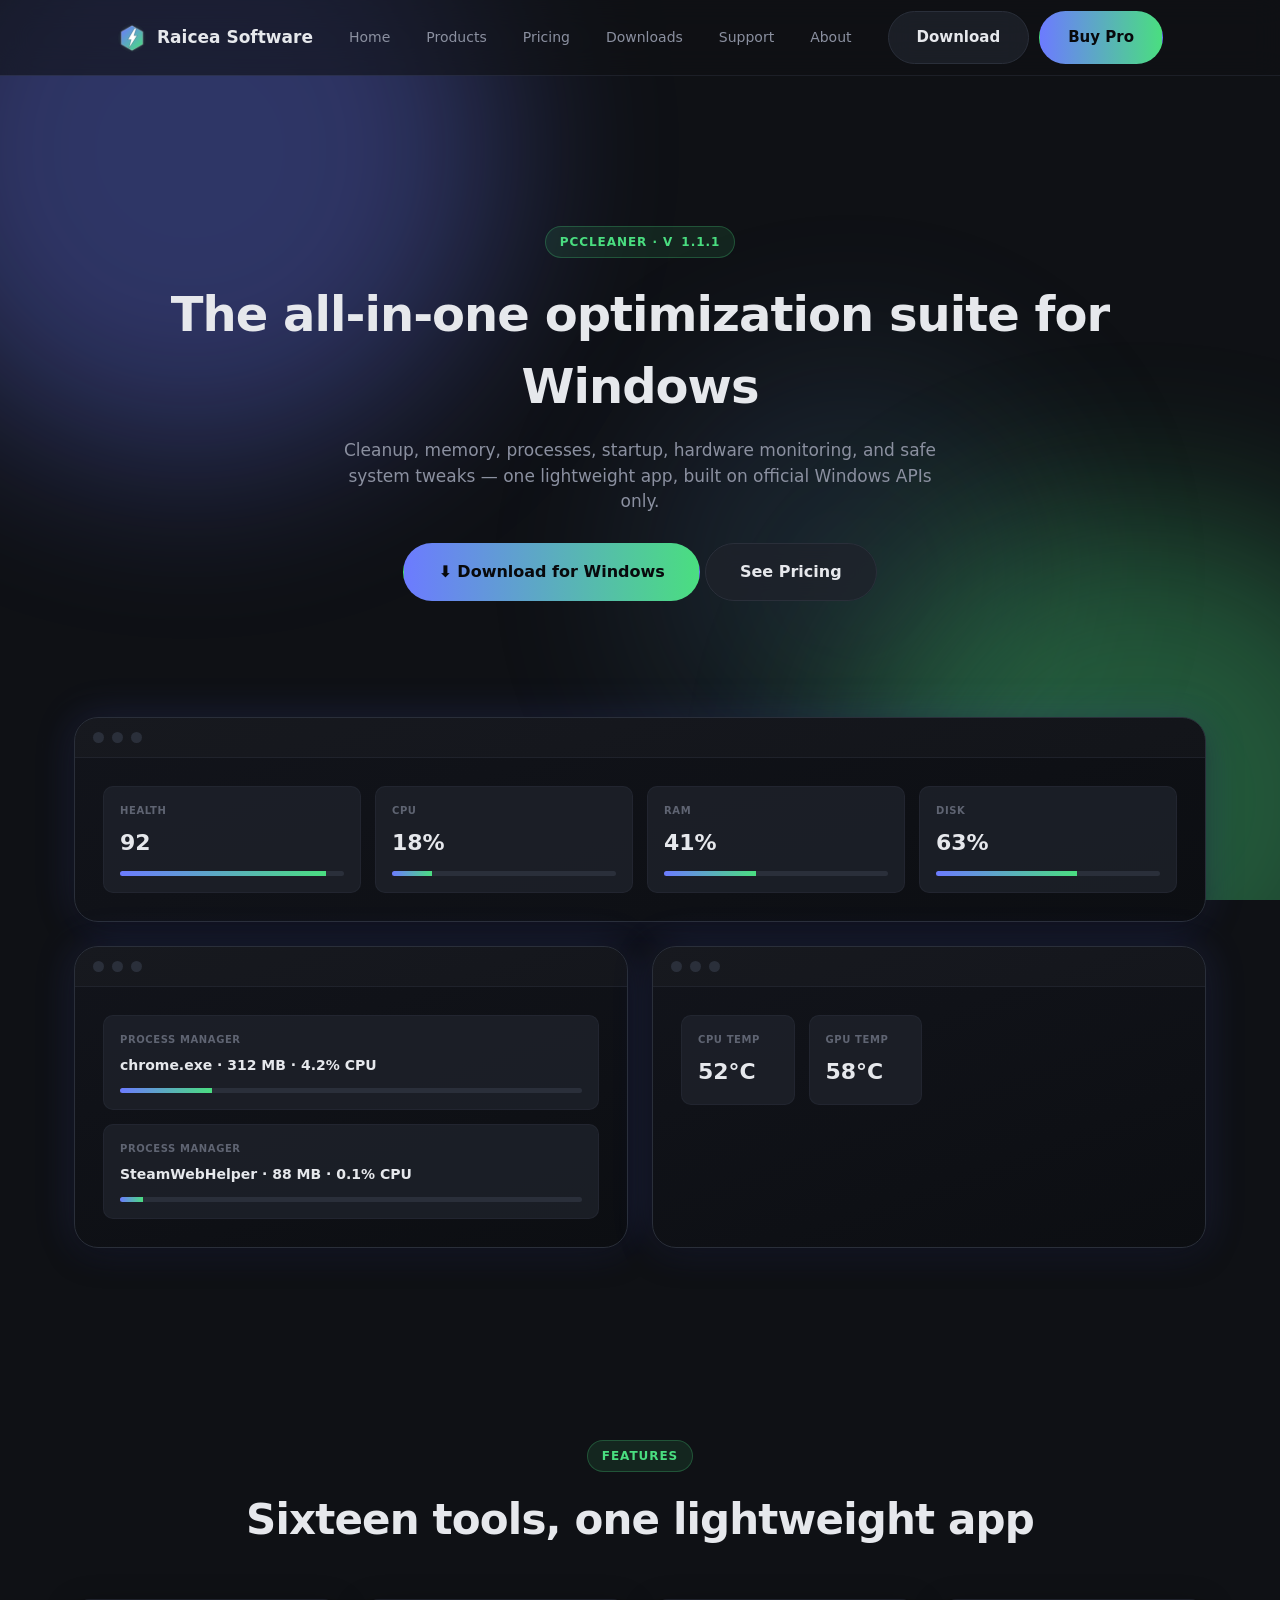
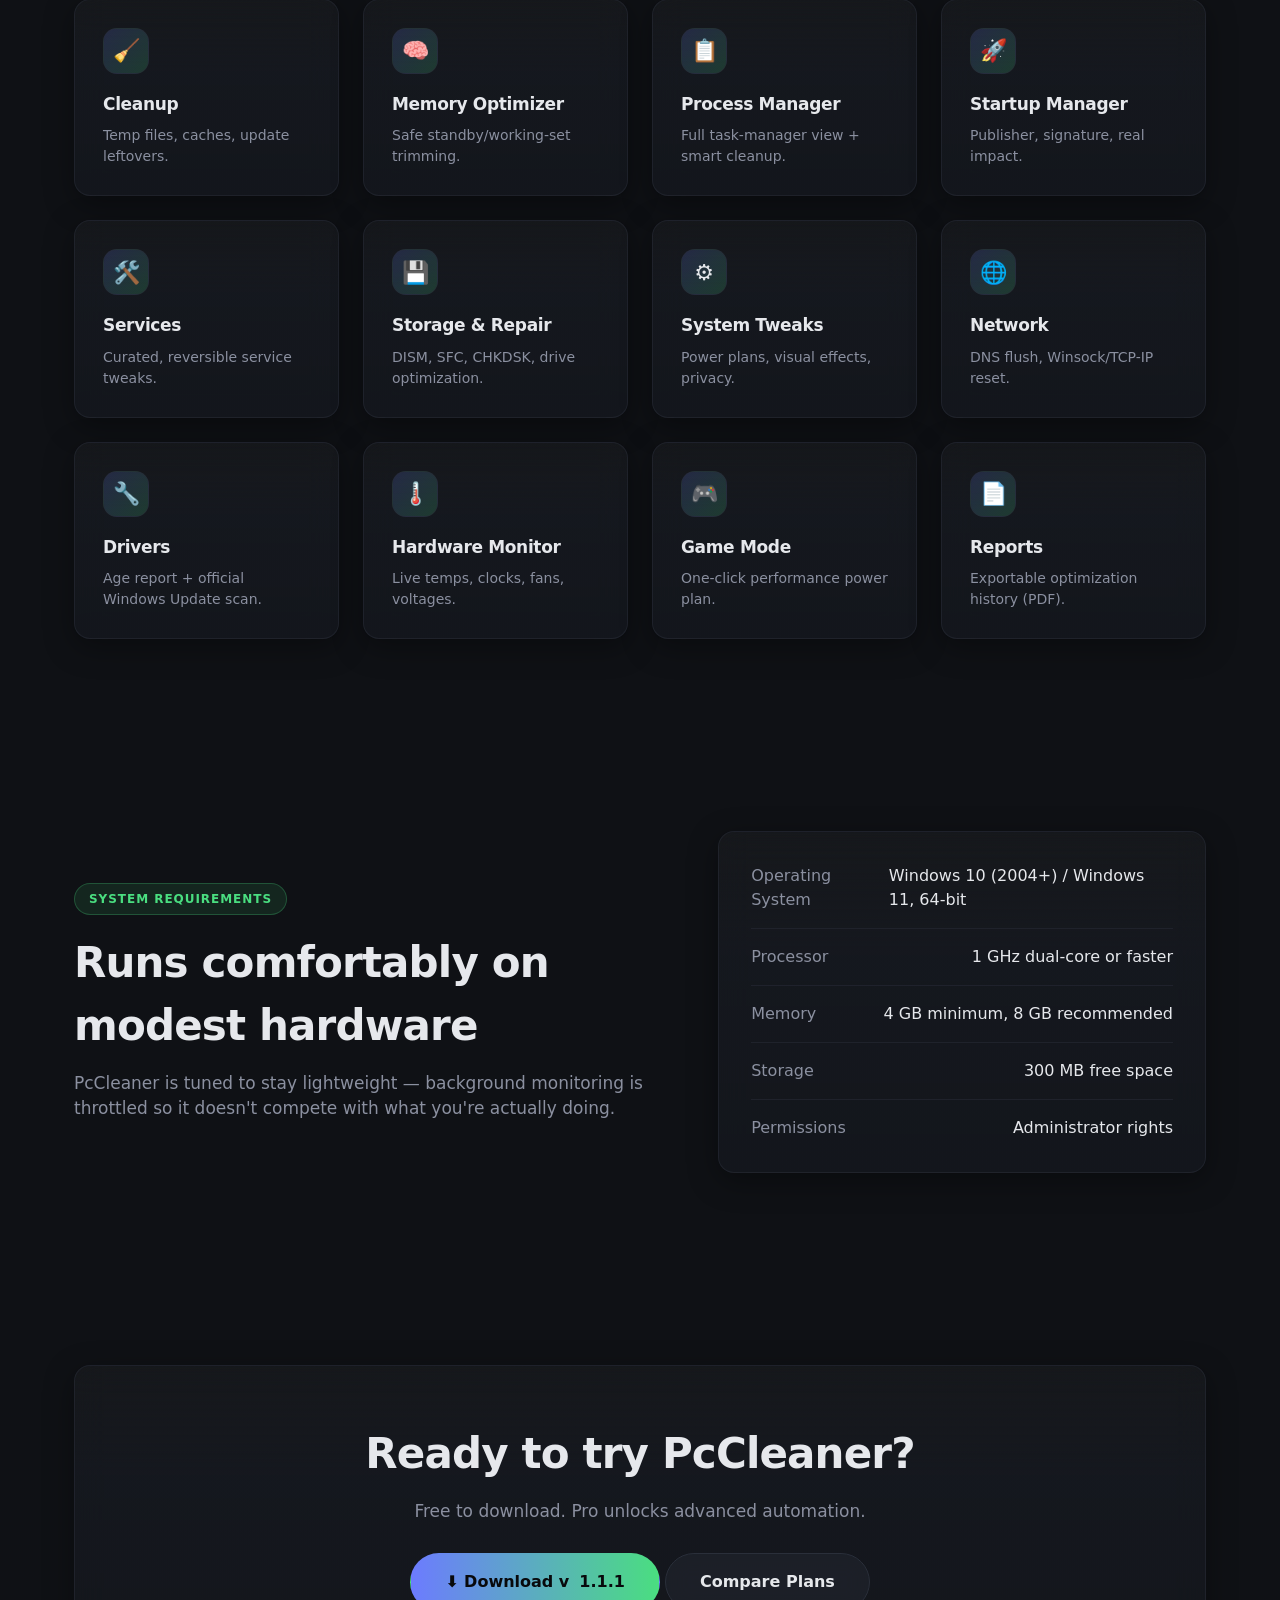
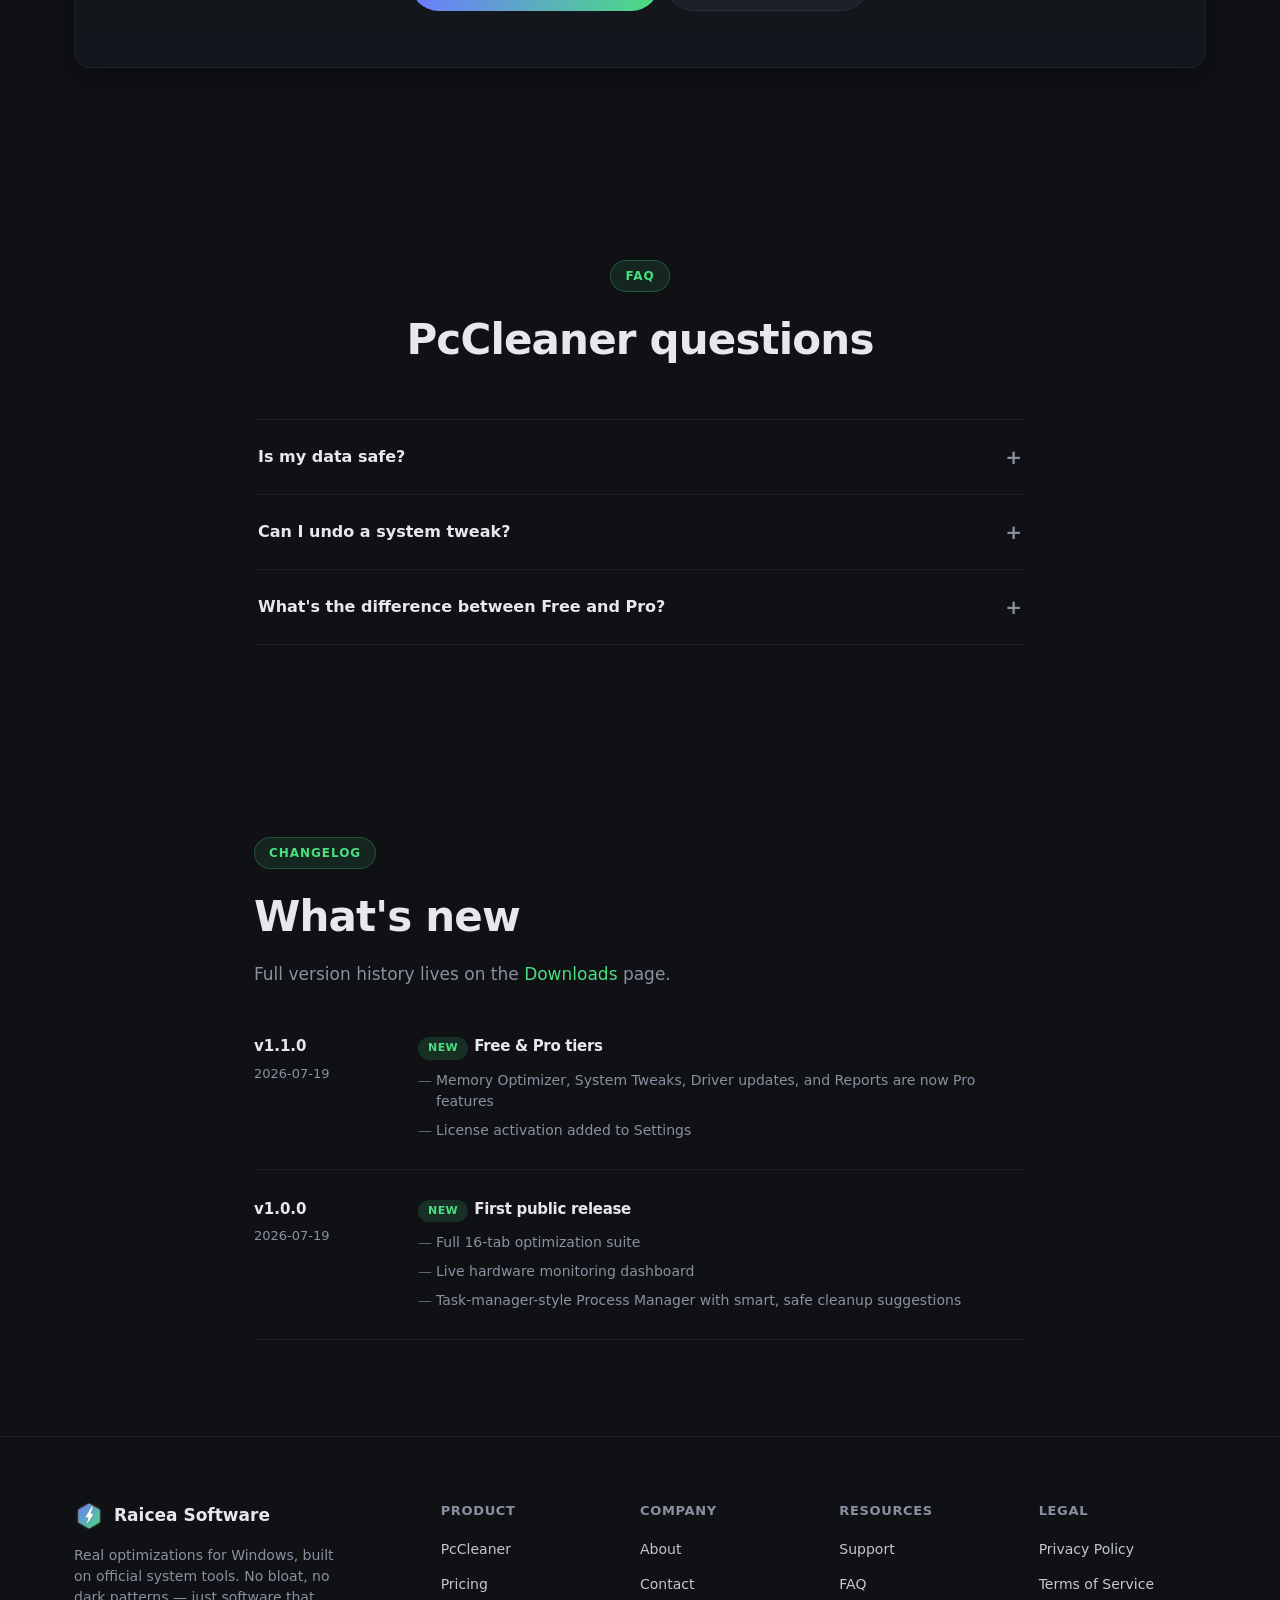
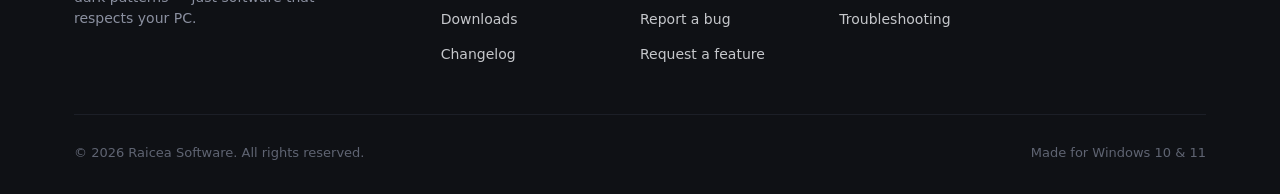
<file: product-pccleaner.html>
<!doctype html>
<html lang="en">
<head>
<meta charset="UTF-8">
<meta name="viewport" content="width=device-width, initial-scale=1">
<title>PcCleaner — Real Windows Optimization | Raicea Software</title>
<meta name="description" content="PcCleaner: cleanup, memory optimization, process management, hardware monitoring and safe system tweaks for Windows 10/11.">
<link rel="icon" href="assets/img/favicon.ico">
<link rel="stylesheet" href="assets/css/main.css">
</head>
<body>
<div class="bg-field"><div class="blob"></div></div>

<nav class="navbar">
  <div class="container">
    <a href="index.html" class="brand"><img src="assets/img/logo.png" alt="Raicea Software logo">Raicea Software</a>
    <div class="nav-links" id="navLinks">
      <a href="index.html">Home</a>
      <a href="products.html">Products</a>
      <a href="pricing.html">Pricing</a>
      <a href="downloads.html">Downloads</a>
      <a href="support.html">Support</a>
      <a href="about.html">About</a>
    </div>
    <div class="nav-actions">
      <a href="downloads.html" class="btn btn-secondary">Download</a>
      <a href="pricing.html" class="btn btn-primary">Buy Pro</a>
      <button class="nav-toggle" aria-label="Toggle menu" aria-expanded="false"><span></span><span></span><span></span></button>
    </div>
  </div>
</nav>

<main>
  <div class="page-header" style="padding-bottom:20px;">
    <div class="container">
      <span class="eyebrow reveal in-view">PcCleaner · v<span data-version>1.1.1</span></span>
      <h1 class="reveal in-view">The all-in-one optimization suite for Windows</h1>
      <p class="reveal in-view">Cleanup, memory, processes, startup, hardware monitoring, and safe system tweaks — one lightweight app, built on official Windows APIs only.</p>
      <div class="hero-actions reveal in-view" style="justify-content:center;margin-top:28px;">
        <a href="#" class="btn btn-primary btn-lg" data-download>⬇ Download for Windows</a>
        <a href="pricing.html" class="btn btn-secondary btn-lg">See Pricing</a>
      </div>
    </div>
  </div>

  <!-- ================= SCREENSHOTS ================= -->
  <section>
    <div class="container">
      <div class="mockup-window reveal" style="margin-bottom:24px;">
        <div class="mockup-titlebar"><span></span><span></span><span></span></div>
        <div class="mockup-body">
          <div class="mockup-tile"><div class="label">Health</div><div class="value">92</div><div class="bar"><i style="width:92%"></i></div></div>
          <div class="mockup-tile"><div class="label">CPU</div><div class="value">18%</div><div class="bar"><i style="width:18%"></i></div></div>
          <div class="mockup-tile"><div class="label">RAM</div><div class="value">41%</div><div class="bar"><i style="width:41%"></i></div></div>
          <div class="mockup-tile"><div class="label">Disk</div><div class="value">63%</div><div class="bar"><i style="width:63%"></i></div></div>
        </div>
      </div>
      <div class="grid cols-2 reveal-stagger">
        <div class="mockup-window reveal" style="--i:0">
          <div class="mockup-titlebar"><span></span><span></span><span></span></div>
          <div class="mockup-body" style="grid-template-columns:1fr;">
            <div class="mockup-tile"><div class="label">Process Manager</div><div class="value" style="font-size:14px;">chrome.exe · 312 MB · 4.2% CPU</div><div class="bar"><i style="width:20%"></i></div></div>
            <div class="mockup-tile"><div class="label">Process Manager</div><div class="value" style="font-size:14px;">SteamWebHelper · 88 MB · 0.1% CPU</div><div class="bar"><i style="width:5%"></i></div></div>
          </div>
        </div>
        <div class="mockup-window reveal" style="--i:1">
          <div class="mockup-titlebar"><span></span><span></span><span></span></div>
          <div class="mockup-body">
            <div class="mockup-tile"><div class="label">CPU Temp</div><div class="value">52°C</div></div>
            <div class="mockup-tile"><div class="label">GPU Temp</div><div class="value">58°C</div></div>
          </div>
        </div>
      </div>
    </div>
  </section>

  <!-- ================= FEATURES ================= -->
  <section id="features">
    <div class="container">
      <div class="section-head center reveal">
        <span class="eyebrow">Features</span>
        <h2 class="section-title" style="margin-top:16px;">Sixteen tools, one lightweight app</h2>
      </div>
      <div class="grid cols-4 reveal-stagger">
        <div class="glass-card hoverable feature-card reveal" style="--i:0"><div class="icon">🧹</div><h3>Cleanup</h3><p>Temp files, caches, update leftovers.</p></div>
        <div class="glass-card hoverable feature-card reveal" style="--i:1"><div class="icon">🧠</div><h3>Memory Optimizer</h3><p>Safe standby/working-set trimming.</p></div>
        <div class="glass-card hoverable feature-card reveal" style="--i:2"><div class="icon">📋</div><h3>Process Manager</h3><p>Full task-manager view + smart cleanup.</p></div>
        <div class="glass-card hoverable feature-card reveal" style="--i:3"><div class="icon">🚀</div><h3>Startup Manager</h3><p>Publisher, signature, real impact.</p></div>
        <div class="glass-card hoverable feature-card reveal" style="--i:4"><div class="icon">🛠️</div><h3>Services</h3><p>Curated, reversible service tweaks.</p></div>
        <div class="glass-card hoverable feature-card reveal" style="--i:5"><div class="icon">💾</div><h3>Storage &amp; Repair</h3><p>DISM, SFC, CHKDSK, drive optimization.</p></div>
        <div class="glass-card hoverable feature-card reveal" style="--i:6"><div class="icon">⚙️</div><h3>System Tweaks</h3><p>Power plans, visual effects, privacy.</p></div>
        <div class="glass-card hoverable feature-card reveal" style="--i:7"><div class="icon">🌐</div><h3>Network</h3><p>DNS flush, Winsock/TCP-IP reset.</p></div>
        <div class="glass-card hoverable feature-card reveal" style="--i:8"><div class="icon">🔧</div><h3>Drivers</h3><p>Age report + official Windows Update scan.</p></div>
        <div class="glass-card hoverable feature-card reveal" style="--i:9"><div class="icon">🌡️</div><h3>Hardware Monitor</h3><p>Live temps, clocks, fans, voltages.</p></div>
        <div class="glass-card hoverable feature-card reveal" style="--i:10"><div class="icon">🎮</div><h3>Game Mode</h3><p>One-click performance power plan.</p></div>
        <div class="glass-card hoverable feature-card reveal" style="--i:11"><div class="icon">📄</div><h3>Reports</h3><p>Exportable optimization history (PDF).</p></div>
      </div>
    </div>
  </section>

  <!-- ================= SYSTEM REQUIREMENTS ================= -->
  <section id="requirements">
    <div class="container two-col">
      <div class="reveal">
        <span class="eyebrow">System Requirements</span>
        <h2 class="section-title" style="margin-top:16px;">Runs comfortably on modest hardware</h2>
        <p class="section-sub">PcCleaner is tuned to stay lightweight — background monitoring is throttled so it doesn't compete with what you're actually doing.</p>
      </div>
      <div class="glass-card reveal" style="padding:32px;">
        <ul style="display:flex;flex-direction:column;gap:16px;">
          <li style="display:flex;justify-content:space-between;gap:16px;"><span style="color:var(--muted);">Operating System</span><span>Windows 10 (2004+) / Windows 11, 64-bit</span></li>
          <li class="divider"></li>
          <li style="display:flex;justify-content:space-between;gap:16px;"><span style="color:var(--muted);">Processor</span><span>1 GHz dual-core or faster</span></li>
          <li class="divider"></li>
          <li style="display:flex;justify-content:space-between;gap:16px;"><span style="color:var(--muted);">Memory</span><span>4 GB minimum, 8 GB recommended</span></li>
          <li class="divider"></li>
          <li style="display:flex;justify-content:space-between;gap:16px;"><span style="color:var(--muted);">Storage</span><span>300 MB free space</span></li>
          <li class="divider"></li>
          <li style="display:flex;justify-content:space-between;gap:16px;"><span style="color:var(--muted);">Permissions</span><span>Administrator rights</span></li>
        </ul>
      </div>
    </div>
  </section>

  <!-- ================= DOWNLOAD CTA ================= -->
  <section>
    <div class="container">
      <div class="glass-card reveal text-center" style="padding:56px 32px;">
        <h2 class="section-title">Ready to try PcCleaner?</h2>
        <p class="section-sub" style="margin:0 auto 28px;">Free to download. Pro unlocks advanced automation.</p>
        <div class="hero-actions" style="justify-content:center;">
          <a href="#" class="btn btn-primary btn-lg" data-download>⬇ Download v<span data-version>1.1.1</span></a>
          <a href="pricing.html" class="btn btn-secondary btn-lg">Compare Plans</a>
        </div>
      </div>
    </div>
  </section>

  <!-- ================= FAQ ================= -->
  <section id="faq">
    <div class="container" style="max-width:820px;">
      <div class="section-head center reveal">
        <span class="eyebrow">FAQ</span>
        <h2 class="section-title" style="margin-top:16px;">PcCleaner questions</h2>
      </div>
      <div class="reveal">
        <div class="faq-item">
          <button class="faq-q">Is my data safe? <span class="plus">+</span></button>
          <div class="faq-a"><p>PcCleaner only reads local system/hardware data to display it to you. Nothing is uploaded, sold, or shared. See <a href="about.html" style="color:var(--green);">About</a> for our full stance on telemetry.</p></div>
        </div>
        <div class="faq-item">
          <button class="faq-q">Can I undo a system tweak? <span class="plus">+</span></button>
          <div class="faq-a"><p>Yes — every registry/service tweak has a Restore option, and risky changes create a System Restore point automatically first.</p></div>
        </div>
        <div class="faq-item">
          <button class="faq-q">What's the difference between Free and Pro? <span class="plus">+</span></button>
          <div class="faq-a"><p>See the full breakdown on the <a href="pricing.html" style="color:var(--green);">Pricing</a> page.</p></div>
        </div>
      </div>
    </div>
  </section>

  <!-- ================= CHANGELOG (condensed) ================= -->
  <section id="changelog">
    <div class="container" style="max-width:820px;">
      <div class="section-head reveal">
        <span class="eyebrow">Changelog</span>
        <h2 class="section-title" style="margin-top:16px;">What's new</h2>
        <p class="section-sub">Full version history lives on the <a href="downloads.html#release-notes" style="color:var(--green);">Downloads</a> page.</p>
      </div>
      <div class="reveal">
        <div class="changelog-entry">
          <div class="meta"><div class="ver">v1.1.0</div><div>2026-07-19</div></div>
          <div>
            <h4><span class="tag new">New</span>Free &amp; Pro tiers</h4>
            <ul>
              <li>Memory Optimizer, System Tweaks, Driver updates, and Reports are now Pro features</li>
              <li>License activation added to Settings</li>
            </ul>
          </div>
        </div>
        <div class="changelog-entry">
          <div class="meta"><div class="ver">v1.0.0</div><div>2026-07-19</div></div>
          <div>
            <h4><span class="tag new">New</span>First public release</h4>
            <ul>
              <li>Full 16-tab optimization suite</li>
              <li>Live hardware monitoring dashboard</li>
              <li>Task-manager-style Process Manager with smart, safe cleanup suggestions</li>
            </ul>
          </div>
        </div>
      </div>
    </div>
  </section>

</main>

<footer class="site-footer">
  <div class="container">
    <div class="footer-grid">
      <div class="footer-brand">
        <a href="index.html" class="brand"><img src="assets/img/logo.png" alt="Raicea Software logo">Raicea Software</a>
        <p>Real optimizations for Windows, built on official system tools. No bloat, no dark patterns — just software that respects your PC.</p>
      </div>
      <div class="footer-col">
        <h4>Product</h4>
        <ul>
          <li><a href="product-pccleaner.html">PcCleaner</a></li>
          <li><a href="pricing.html">Pricing</a></li>
          <li><a href="downloads.html">Downloads</a></li>
          <li><a href="downloads.html#release-notes">Changelog</a></li>
        </ul>
      </div>
      <div class="footer-col">
        <h4>Company</h4>
        <ul>
          <li><a href="about.html">About</a></li>
          <li><a href="support.html#contact">Contact</a></li>
          <li><a href="#" data-bug-report>Report a bug</a></li>
          <li><a href="#" data-feature-request>Request a feature</a></li>
        </ul>
      </div>
      <div class="footer-col">
        <h4>Resources</h4>
        <ul>
          <li><a href="support.html">Support</a></li>
          <li><a href="support.html#faq">FAQ</a></li>
          <li><a href="support.html#troubleshooting">Troubleshooting</a></li>
        </ul>
      </div>
      <div class="footer-col">
        <h4>Legal</h4>
        <ul>
          <li><a href="#">Privacy Policy</a></li>
          <li><a href="#">Terms of Service</a></li>
        </ul>
      </div>
    </div>
    <div class="footer-bottom">
      <span>© <span data-year></span> Raicea Software. All rights reserved.</span>
      <span>Made for Windows 10 &amp; 11</span>
    </div>
  </div>
</footer>

<script src="assets/js/config.js"></script>
<script src="assets/js/main.js"></script>
</body>
</html>
</file>
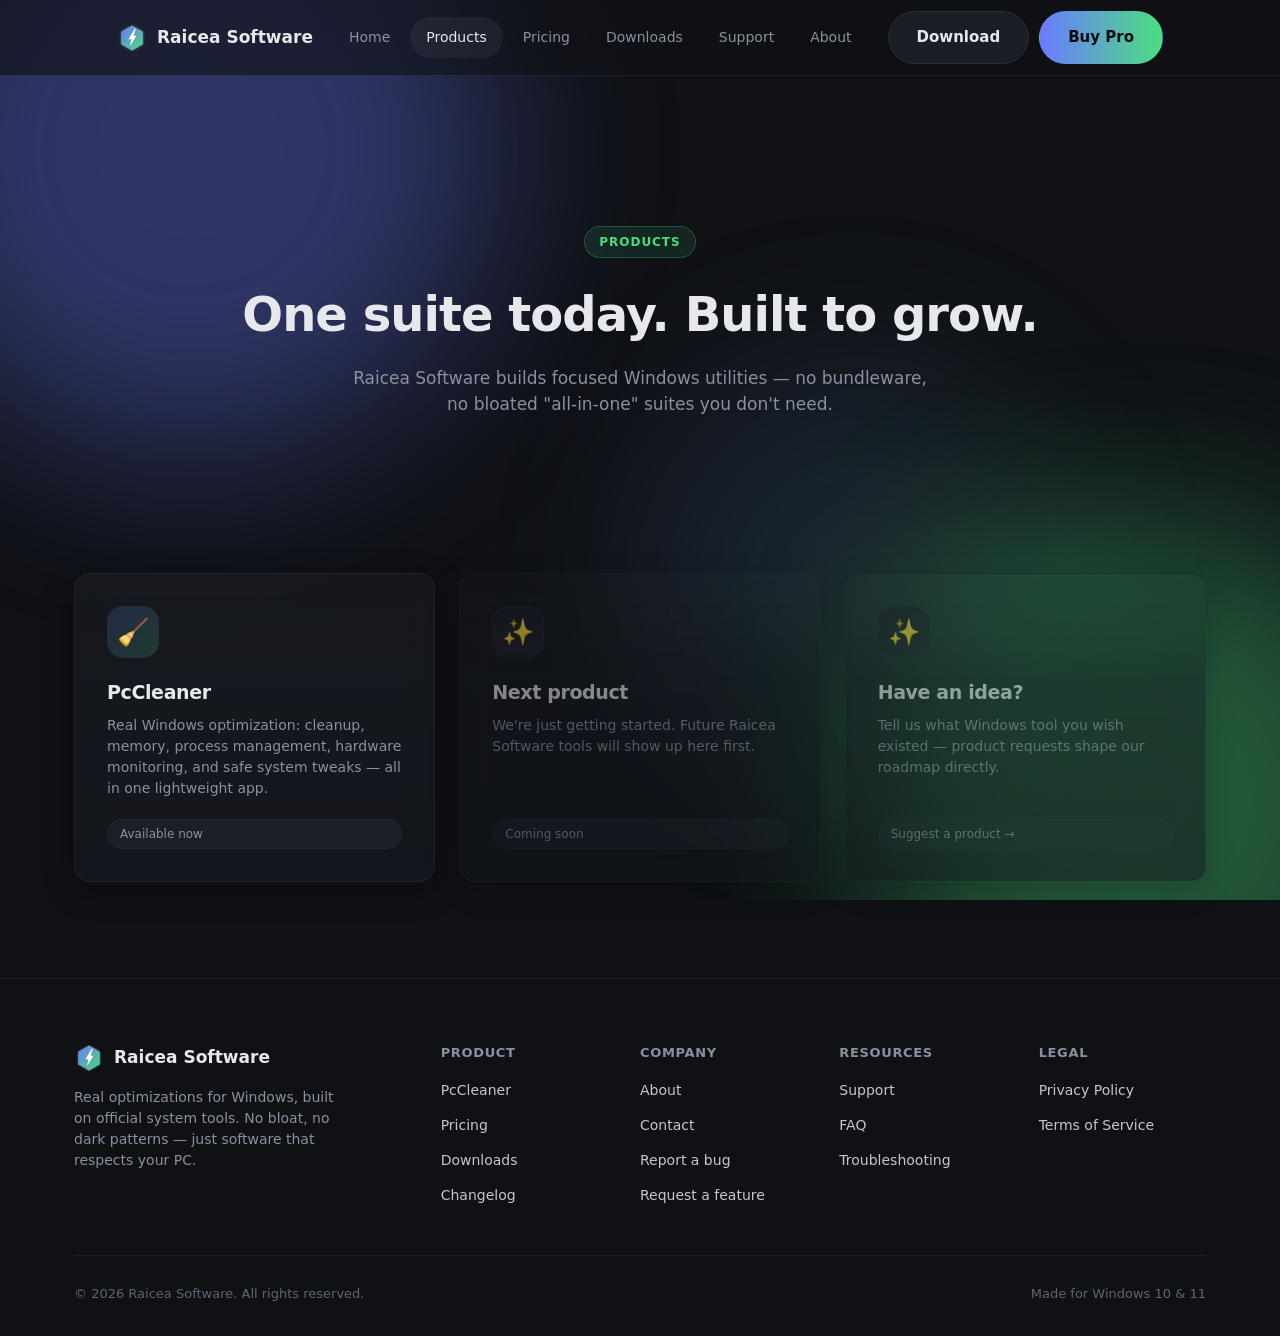
<file: products.html>
<!doctype html>
<html lang="en">
<head>
<meta charset="UTF-8">
<meta name="viewport" content="width=device-width, initial-scale=1">
<title>Products — Raicea Software</title>
<meta name="description" content="Explore the Raicea Software product lineup, starting with PcCleaner.">
<link rel="icon" href="assets/img/favicon.ico">
<link rel="stylesheet" href="assets/css/main.css">
</head>
<body>
<div class="bg-field"><div class="blob"></div></div>

<nav class="navbar">
  <div class="container">
    <a href="index.html" class="brand"><img src="assets/img/logo.png" alt="Raicea Software logo">Raicea Software</a>
    <div class="nav-links" id="navLinks">
      <a href="index.html">Home</a>
      <a href="products.html">Products</a>
      <a href="pricing.html">Pricing</a>
      <a href="downloads.html">Downloads</a>
      <a href="support.html">Support</a>
      <a href="about.html">About</a>
    </div>
    <div class="nav-actions">
      <a href="downloads.html" class="btn btn-secondary">Download</a>
      <a href="pricing.html" class="btn btn-primary">Buy Pro</a>
      <button class="nav-toggle" aria-label="Toggle menu" aria-expanded="false"><span></span><span></span><span></span></button>
    </div>
  </div>
</nav>

<main>
  <div class="page-header">
    <div class="container">
      <span class="eyebrow reveal in-view">Products</span>
      <h1 class="reveal in-view">One suite today. Built to grow.</h1>
      <p class="reveal in-view">Raicea Software builds focused Windows utilities — no bundleware, no bloated "all-in-one" suites you don't need.</p>
    </div>
  </div>

  <section>
    <div class="container">
      <div class="grid cols-3 reveal-stagger">

        <a href="product-pccleaner.html" class="glass-card hoverable reveal" style="--i:0;padding:32px;display:flex;flex-direction:column;">
          <div class="icon" style="width:52px;height:52px;border-radius:16px;display:flex;align-items:center;justify-content:center;font-size:26px;margin-bottom:20px;background:linear-gradient(135deg, rgba(108,123,255,.18), rgba(74,222,128,.18));border:1px solid var(--border-soft);">🧹</div>
          <h3 style="font-size:19px;margin-bottom:8px;">PcCleaner</h3>
          <p style="color:var(--muted);font-size:14px;margin-bottom:20px;flex:1;">Real Windows optimization: cleanup, memory, process management, hardware monitoring, and safe system tweaks — all in one lightweight app.</p>
          <span class="badge-pill">Available now</span>
        </a>

        <div class="glass-card reveal" style="--i:1;padding:32px;display:flex;flex-direction:column;opacity:0.55;">
          <div class="icon" style="width:52px;height:52px;border-radius:16px;display:flex;align-items:center;justify-content:center;font-size:26px;margin-bottom:20px;background:var(--surface-2);border:1px solid var(--border-soft);">✨</div>
          <h3 style="font-size:19px;margin-bottom:8px;">Next product</h3>
          <p style="color:var(--muted);font-size:14px;margin-bottom:20px;flex:1;">We're just getting started. Future Raicea Software tools will show up here first.</p>
          <span class="badge-pill">Coming soon</span>
        </div>

        <div class="glass-card reveal" style="--i:2;padding:32px;display:flex;flex-direction:column;opacity:0.55;">
          <div class="icon" style="width:52px;height:52px;border-radius:16px;display:flex;align-items:center;justify-content:center;font-size:26px;margin-bottom:20px;background:var(--surface-2);border:1px solid var(--border-soft);">✨</div>
          <h3 style="font-size:19px;margin-bottom:8px;">Have an idea?</h3>
          <p style="color:var(--muted);font-size:14px;margin-bottom:20px;flex:1;">Tell us what Windows tool you wish existed — product requests shape our roadmap directly.</p>
          <a href="#" data-feature-request class="badge-pill" style="text-decoration:none;">Suggest a product →</a>
        </div>

      </div>
    </div>
  </section>
</main>

<footer class="site-footer">
  <div class="container">
    <div class="footer-grid">
      <div class="footer-brand">
        <a href="index.html" class="brand"><img src="assets/img/logo.png" alt="Raicea Software logo">Raicea Software</a>
        <p>Real optimizations for Windows, built on official system tools. No bloat, no dark patterns — just software that respects your PC.</p>
      </div>
      <div class="footer-col">
        <h4>Product</h4>
        <ul>
          <li><a href="product-pccleaner.html">PcCleaner</a></li>
          <li><a href="pricing.html">Pricing</a></li>
          <li><a href="downloads.html">Downloads</a></li>
          <li><a href="downloads.html#release-notes">Changelog</a></li>
        </ul>
      </div>
      <div class="footer-col">
        <h4>Company</h4>
        <ul>
          <li><a href="about.html">About</a></li>
          <li><a href="support.html#contact">Contact</a></li>
          <li><a href="#" data-bug-report>Report a bug</a></li>
          <li><a href="#" data-feature-request>Request a feature</a></li>
        </ul>
      </div>
      <div class="footer-col">
        <h4>Resources</h4>
        <ul>
          <li><a href="support.html">Support</a></li>
          <li><a href="support.html#faq">FAQ</a></li>
          <li><a href="support.html#troubleshooting">Troubleshooting</a></li>
        </ul>
      </div>
      <div class="footer-col">
        <h4>Legal</h4>
        <ul>
          <li><a href="#">Privacy Policy</a></li>
          <li><a href="#">Terms of Service</a></li>
        </ul>
      </div>
    </div>
    <div class="footer-bottom">
      <span>© <span data-year></span> Raicea Software. All rights reserved.</span>
      <span>Made for Windows 10 &amp; 11</span>
    </div>
  </div>
</footer>

<script src="assets/js/config.js"></script>
<script src="assets/js/main.js"></script>
</body>
</html>
</file>
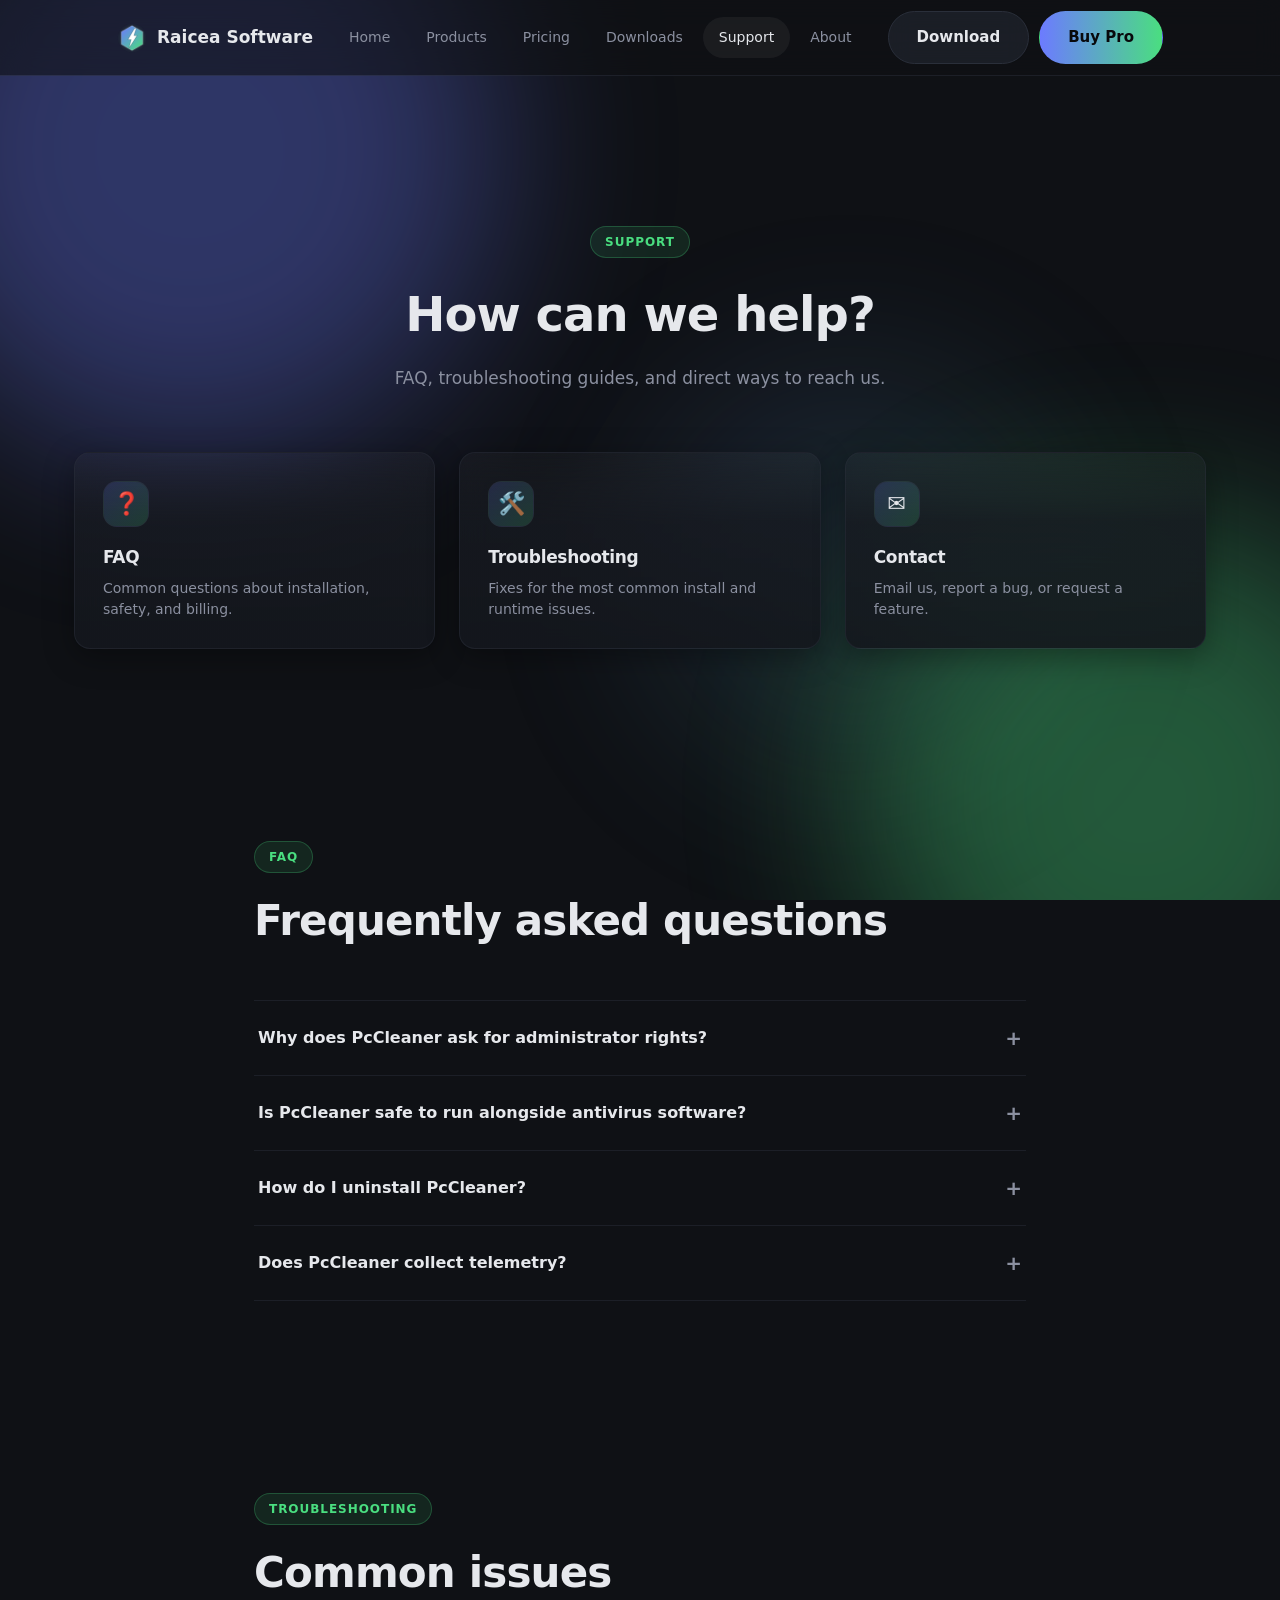
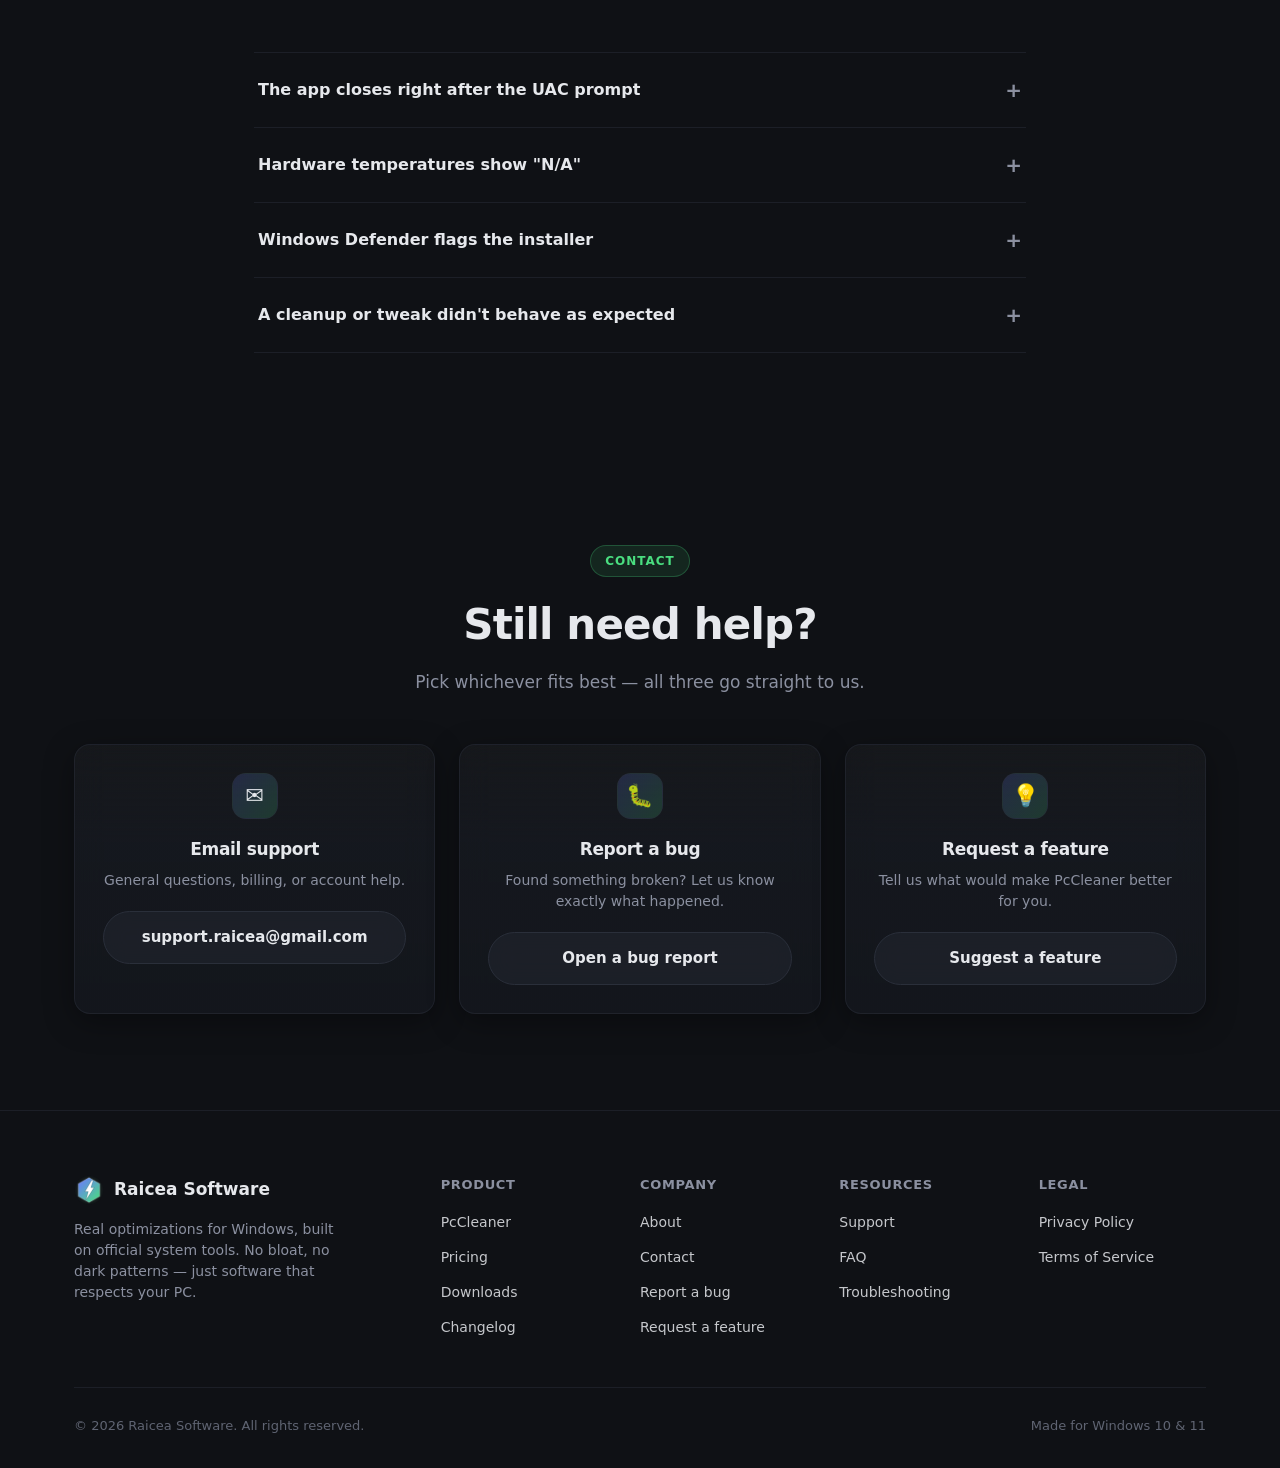
<file: support.html>
<!doctype html>
<html lang="en">
<head>
<meta charset="UTF-8">
<meta name="viewport" content="width=device-width, initial-scale=1">
<title>Support — Raicea Software</title>
<meta name="description" content="Get help with PcCleaner: FAQ, troubleshooting guides, and how to contact us.">
<link rel="icon" href="assets/img/favicon.ico">
<link rel="stylesheet" href="assets/css/main.css">
</head>
<body>
<div class="bg-field"><div class="blob"></div></div>

<nav class="navbar">
  <div class="container">
    <a href="index.html" class="brand"><img src="assets/img/logo.png" alt="Raicea Software logo">Raicea Software</a>
    <div class="nav-links" id="navLinks">
      <a href="index.html">Home</a>
      <a href="products.html">Products</a>
      <a href="pricing.html">Pricing</a>
      <a href="downloads.html">Downloads</a>
      <a href="support.html">Support</a>
      <a href="about.html">About</a>
    </div>
    <div class="nav-actions">
      <a href="downloads.html" class="btn btn-secondary">Download</a>
      <a href="pricing.html" class="btn btn-primary">Buy Pro</a>
      <button class="nav-toggle" aria-label="Toggle menu" aria-expanded="false"><span></span><span></span><span></span></button>
    </div>
  </div>
</nav>

<main>
  <div class="page-header">
    <div class="container">
      <span class="eyebrow reveal in-view">Support</span>
      <h1 class="reveal in-view">How can we help?</h1>
      <p class="reveal in-view">FAQ, troubleshooting guides, and direct ways to reach us.</p>
    </div>
  </div>

  <!-- ================= QUICK LINKS ================= -->
  <section style="padding-top:0;">
    <div class="container">
      <div class="grid cols-3 reveal-stagger">
        <a href="#faq" class="glass-card hoverable feature-card reveal" style="--i:0"><div class="icon">❓</div><h3>FAQ</h3><p>Common questions about installation, safety, and billing.</p></a>
        <a href="#troubleshooting" class="glass-card hoverable feature-card reveal" style="--i:1"><div class="icon">🛠️</div><h3>Troubleshooting</h3><p>Fixes for the most common install and runtime issues.</p></a>
        <a href="#contact" class="glass-card hoverable feature-card reveal" style="--i:2"><div class="icon">✉️</div><h3>Contact</h3><p>Email us, report a bug, or request a feature.</p></a>
      </div>
    </div>
  </section>

  <!-- ================= FAQ ================= -->
  <section id="faq">
    <div class="container" style="max-width:820px;">
      <div class="section-head reveal">
        <span class="eyebrow">FAQ</span>
        <h2 class="section-title" style="margin-top:16px;">Frequently asked questions</h2>
      </div>
      <div class="reveal">
        <div class="faq-item">
          <button class="faq-q">Why does PcCleaner ask for administrator rights? <span class="plus">+</span></button>
          <div class="faq-a"><p>Reading hardware sensors (temperatures, fan speed) and applying most system tweaks requires elevated access on Windows — there's no way around this for tools that touch privileged system state.</p></div>
        </div>
        <div class="faq-item">
          <button class="faq-q">Is PcCleaner safe to run alongside antivirus software? <span class="plus">+</span></button>
          <div class="faq-a"><p>Yes. PcCleaner doesn't disable or interfere with security software. If your antivirus flags the installer, it's most likely a driver-signing false positive from the hardware-monitoring component — see Troubleshooting below.</p></div>
        </div>
        <div class="faq-item">
          <button class="faq-q">How do I uninstall PcCleaner? <span class="plus">+</span></button>
          <div class="faq-a"><p>Use "Uninstall PcCleaner" from the Start Menu group, or Windows Settings → Apps. Logs and reports in %LOCALAPPDATA%\PcCleaner are left in place so you can keep your history if you reinstall later.</p></div>
        </div>
        <div class="faq-item">
          <button class="faq-q">Does PcCleaner collect telemetry? <span class="plus">+</span></button>
          <div class="faq-a"><p>No usage data is sold or shared with third parties. See <a href="about.html" style="color:var(--green);">About</a> for our full stance.</p></div>
        </div>
      </div>
    </div>
  </section>

  <!-- ================= TROUBLESHOOTING ================= -->
  <section id="troubleshooting">
    <div class="container" style="max-width:820px;">
      <div class="section-head reveal">
        <span class="eyebrow">Troubleshooting</span>
        <h2 class="section-title" style="margin-top:16px;">Common issues</h2>
      </div>
      <div class="reveal">
        <div class="faq-item">
          <button class="faq-q">The app closes right after the UAC prompt <span class="plus">+</span></button>
          <div class="faq-a"><p>This almost always means PcCleaner was installed to a path containing a space (e.g. a custom folder under "Program Files"). Reinstall to the default path (<code>C:\PcCleaner</code>) — the hardware-monitoring driver requires a space-free install path.</p></div>
        </div>
        <div class="faq-item">
          <button class="faq-q">Hardware temperatures show "N/A" <span class="plus">+</span></button>
          <div class="faq-a"><p>Some sensors aren't exposed by every motherboard/BIOS combination. If every reading shows N/A, confirm the app is running elevated (it should self-elevate automatically) and that no other hardware-monitoring tool is holding an exclusive lock on the sensor bus.</p></div>
        </div>
        <div class="faq-item">
          <button class="faq-q">Windows Defender flags the installer <span class="plus">+</span></button>
          <div class="faq-a"><p>This is a known false positive tied to the open-source hardware-monitoring driver component, common to this category of software. If you'd like to verify the download, compare its checksum against the one published on the release page.</p></div>
        </div>
        <div class="faq-item">
          <button class="faq-q">A cleanup or tweak didn't behave as expected <span class="plus">+</span></button>
          <div class="faq-a"><p>Check %LOCALAPPDATA%\PcCleaner\logs for the session log, then <a href="#" data-bug-report style="color:var(--green);">report a bug</a> with the relevant log lines attached — that's the fastest way for us to diagnose it.</p></div>
        </div>
      </div>
    </div>
  </section>

  <!-- ================= CONTACT ================= -->
  <section id="contact">
    <div class="container">
      <div class="section-head center reveal">
        <span class="eyebrow">Contact</span>
        <h2 class="section-title" style="margin-top:16px;">Still need help?</h2>
        <p class="section-sub">Pick whichever fits best — all three go straight to us.</p>
      </div>
      <div class="grid cols-3 reveal-stagger">
        <div class="glass-card hoverable feature-card reveal" style="--i:0;text-align:center;">
          <div class="icon" style="margin:0 auto 18px;">✉️</div>
          <h3>Email support</h3>
          <p style="margin-bottom:20px;">General questions, billing, or account help.</p>
          <a href="#" data-support-email="text" class="btn btn-secondary btn-block">support.raicea@gmail.com</a>
        </div>
        <div class="glass-card hoverable feature-card reveal" style="--i:1;text-align:center;">
          <div class="icon" style="margin:0 auto 18px;">🐛</div>
          <h3>Report a bug</h3>
          <p style="margin-bottom:20px;">Found something broken? Let us know exactly what happened.</p>
          <a href="#" data-bug-report class="btn btn-secondary btn-block">Open a bug report</a>
        </div>
        <div class="glass-card hoverable feature-card reveal" style="--i:2;text-align:center;">
          <div class="icon" style="margin:0 auto 18px;">💡</div>
          <h3>Request a feature</h3>
          <p style="margin-bottom:20px;">Tell us what would make PcCleaner better for you.</p>
          <a href="#" data-feature-request class="btn btn-secondary btn-block">Suggest a feature</a>
        </div>
      </div>
    </div>
  </section>

</main>

<footer class="site-footer">
  <div class="container">
    <div class="footer-grid">
      <div class="footer-brand">
        <a href="index.html" class="brand"><img src="assets/img/logo.png" alt="Raicea Software logo">Raicea Software</a>
        <p>Real optimizations for Windows, built on official system tools. No bloat, no dark patterns — just software that respects your PC.</p>
      </div>
      <div class="footer-col">
        <h4>Product</h4>
        <ul>
          <li><a href="product-pccleaner.html">PcCleaner</a></li>
          <li><a href="pricing.html">Pricing</a></li>
          <li><a href="downloads.html">Downloads</a></li>
          <li><a href="downloads.html#release-notes">Changelog</a></li>
        </ul>
      </div>
      <div class="footer-col">
        <h4>Company</h4>
        <ul>
          <li><a href="about.html">About</a></li>
          <li><a href="support.html#contact">Contact</a></li>
          <li><a href="#" data-bug-report>Report a bug</a></li>
          <li><a href="#" data-feature-request>Request a feature</a></li>
        </ul>
      </div>
      <div class="footer-col">
        <h4>Resources</h4>
        <ul>
          <li><a href="support.html">Support</a></li>
          <li><a href="support.html#faq">FAQ</a></li>
          <li><a href="support.html#troubleshooting">Troubleshooting</a></li>
        </ul>
      </div>
      <div class="footer-col">
        <h4>Legal</h4>
        <ul>
          <li><a href="#">Privacy Policy</a></li>
          <li><a href="#">Terms of Service</a></li>
        </ul>
      </div>
    </div>
    <div class="footer-bottom">
      <span>© <span data-year></span> Raicea Software. All rights reserved.</span>
      <span>Made for Windows 10 &amp; 11</span>
    </div>
  </div>
</footer>

<script src="assets/js/config.js"></script>
<script src="assets/js/main.js"></script>
</body>
</html>
</file>
<file: assets/css/main.css>
/* =========================================================================
   Raicea Software — shared design system
   Dark, blue/green glassmorphism, matching the PcCleaner app's own palette.
   No framework — every rule below is hand-written for this site.
   ========================================================================= */

:root {
  --bg: #0f1115;
  --bg-elev: #13161d;
  --surface: #171a21cc;
  --surface-solid: #171a21;
  --surface-2: #1e222bcc;
  --border: #2a2f3a;
  --border-soft: #2a2f3a80;

  --blue: #6c7bff;
  --green: #4ade80;
  --blue-rgb: 108, 123, 255;
  --green-rgb: 74, 222, 128;

  --text: #e6e8ec;
  --muted: #8b90a0;
  --muted-dim: #5f6472;

  --radius-sm: 10px;
  --radius: 16px;
  --radius-lg: 24px;
  --radius-pill: 999px;

  --shadow-glow-blue: 0 0 40px rgba(var(--blue-rgb), 0.18);
  --shadow-glow-green: 0 0 40px rgba(var(--green-rgb), 0.16);
  --shadow-card: 0 8px 30px rgba(0, 0, 0, 0.35);

  --container: 1180px;
  --nav-h: 76px;

  --ease: cubic-bezier(0.16, 1, 0.3, 1);
}

/* ---------- Reset ---------- */
*, *::before, *::after { box-sizing: border-box; }
html { scroll-behavior: smooth; }
@media (prefers-reduced-motion: reduce) {
  html { scroll-behavior: auto; }
  *, *::before, *::after { animation-duration: 0.001ms !important; animation-iteration-count: 1 !important; transition-duration: 0.001ms !important; scroll-behavior: auto !important; }
}
body, h1, h2, h3, h4, p, figure, blockquote, dl, dd { margin: 0; }
ul, ol { margin: 0; padding: 0; list-style: none; }
img, picture, svg { display: block; max-width: 100%; }
a { color: inherit; text-decoration: none; }
button, input, textarea, select { font: inherit; color: inherit; }
button { cursor: pointer; }

body {
  background: var(--bg);
  color: var(--text);
  font-family: "Segoe UI", "Inter", system-ui, -apple-system, sans-serif;
  line-height: 1.5;
  -webkit-font-smoothing: antialiased;
  overflow-x: hidden;
}

.container { max-width: var(--container); margin: 0 auto; padding: 0 24px; }

/* ---------- Animated flowing gradient background ----------
   Fixed, behind everything. Three soft blurred blobs drifting slowly via transform
   (compositor-only, no layout/paint cost) — same "cheap ambient motion" approach as the
   app's own background animation. Respects prefers-reduced-motion via the reset above. */
.bg-field {
  position: fixed;
  inset: 0;
  z-index: -1;
  overflow: hidden;
  background: var(--bg);
}
.bg-field::before,
.bg-field::after,
.bg-field .blob {
  content: "";
  position: absolute;
  border-radius: 50%;
  filter: blur(90px);
  opacity: 0.35;
  will-change: transform;
}
.bg-field::before {
  width: 620px; height: 620px;
  background: var(--blue);
  top: -160px; left: -120px;
  animation: drift1 22s ease-in-out infinite alternate;
}
.bg-field::after {
  width: 560px; height: 560px;
  background: var(--green);
  bottom: -180px; right: -140px;
  animation: drift2 26s ease-in-out infinite alternate;
}
.bg-field .blob {
  width: 420px; height: 420px;
  background: linear-gradient(135deg, var(--blue), var(--green));
  top: 40%; left: 50%;
  opacity: 0.14;
  animation: drift3 30s ease-in-out infinite alternate;
}
@keyframes drift1 { from { transform: translate(0, 0); } to { transform: translate(80px, 60px); } }
@keyframes drift2 { from { transform: translate(0, 0); } to { transform: translate(-70px, -50px); } }
@keyframes drift3 { from { transform: translate(-50%, -50%) scale(1); } to { transform: translate(-50%, -50%) scale(1.15); } }

/* ---------- Typography ---------- */
h1, h2, h3, h4 { font-weight: 700; letter-spacing: -0.02em; }
.eyebrow {
  display: inline-flex; align-items: center; gap: 8px;
  font-size: 12px; font-weight: 700; letter-spacing: 0.08em; text-transform: uppercase;
  color: var(--green);
  background: rgba(var(--green-rgb), 0.1);
  border: 1px solid rgba(var(--green-rgb), 0.25);
  padding: 6px 14px; border-radius: var(--radius-pill);
}
.gradient-text {
  background: linear-gradient(90deg, var(--blue), var(--green));
  -webkit-background-clip: text; background-clip: text; color: transparent;
}
.section-title { font-size: clamp(28px, 4vw, 42px); margin-bottom: 14px; }
.section-sub { color: var(--muted); font-size: 17px; max-width: 620px; }
.section-head { margin-bottom: 48px; }
.section-head.center { text-align: center; margin-left: auto; margin-right: auto; }
.section-head.center .section-sub { margin-left: auto; margin-right: auto; }

section { padding: 96px 0; position: relative; }
@media (max-width: 720px) { section { padding: 64px 0; } }

/* ---------- Buttons ---------- */
.btn {
  display: inline-flex; align-items: center; justify-content: center; gap: 10px;
  padding: 14px 28px; border-radius: var(--radius-pill);
  font-weight: 600; font-size: 15px; border: 1px solid transparent;
  transition: transform 0.2s var(--ease), box-shadow 0.2s var(--ease), background 0.2s var(--ease), border-color 0.2s var(--ease);
  white-space: nowrap;
}
.btn:active { transform: translateY(1px); }

.btn-primary {
  background: linear-gradient(90deg, var(--blue), var(--green));
  color: #08090c;
  box-shadow: 0 0 0 rgba(0,0,0,0);
}
.btn-primary:hover { box-shadow: var(--shadow-glow-blue), var(--shadow-glow-green); transform: translateY(-2px); }

.btn-secondary {
  background: var(--surface-2);
  border-color: var(--border);
  color: var(--text);
  backdrop-filter: blur(12px);
}
.btn-secondary:hover { border-color: rgba(var(--blue-rgb), 0.5); transform: translateY(-2px); }

.btn-ghost {
  background: transparent; color: var(--muted);
  padding: 10px 18px;
}
.btn-ghost:hover { color: var(--text); }

.btn-lg { padding: 16px 34px; font-size: 16px; }
.btn-block { width: 100%; }

/* ---------- Glass card ---------- */
.glass-card {
  background: linear-gradient(180deg, rgba(255,255,255,0.03), var(--surface) 35%, rgba(20,23,29,0.9));
  border: 1px solid var(--border-soft);
  border-radius: var(--radius);
  backdrop-filter: blur(16px);
  -webkit-backdrop-filter: blur(16px);
  box-shadow: var(--shadow-card);
  transition: transform 0.3s var(--ease), border-color 0.3s var(--ease), box-shadow 0.3s var(--ease);
}
.glass-card.hoverable:hover {
  transform: translateY(-6px);
  border-color: rgba(var(--blue-rgb), 0.4);
  box-shadow: var(--shadow-card), var(--shadow-glow-blue);
}

/* ---------- Navbar ---------- */
.navbar {
  /* No transform/filter/backdrop-filter directly on .navbar: any of those would make it the
     "containing block" for its position:fixed descendants (the mobile .nav-links panel), which
     silently shrinks that panel to the navbar's own tiny box instead of the viewport. The glass
     blur lives on the ::before pseudo-element instead, which has no descendants and so can't
     cause that problem. */
  position: sticky; top: 0; z-index: 100;
  height: var(--nav-h);
  display: flex; align-items: center;
  border-bottom: 1px solid var(--border-soft);
}
.navbar::before {
  content: ""; position: absolute; inset: 0; z-index: -1;
  background: rgba(15, 17, 21, 0.6);
  backdrop-filter: blur(14px); -webkit-backdrop-filter: blur(14px);
  transition: background 0.3s var(--ease);
}
.navbar.scrolled::before { background: rgba(15, 17, 21, 0.92); }
.navbar .container { display: flex; align-items: center; justify-content: space-between; gap: 20px; }
.brand { display: flex; align-items: center; gap: 10px; font-weight: 700; font-size: 17px; }
.brand img { width: 30px; height: 30px; border-radius: 8px; }
.nav-links { display: flex; align-items: center; gap: 4px; }
.nav-links a {
  padding: 10px 16px; border-radius: var(--radius-pill); font-size: 14px; font-weight: 500;
  color: var(--muted); transition: color 0.2s, background 0.2s;
}
.nav-links a:hover, .nav-links a.active { color: var(--text); background: rgba(255,255,255,0.05); }
.nav-actions { display: flex; align-items: center; gap: 10px; }
.nav-toggle { display: none; background: none; border: none; padding: 8px; }
.nav-toggle span { display: block; width: 22px; height: 2px; background: var(--text); margin: 5px 0; border-radius: 2px; transition: transform 0.25s, opacity 0.25s; }

@media (max-width: 880px) {
  .nav-links { position: fixed; top: var(--nav-h); left: 0; right: 0; bottom: 0; z-index: 100;
    background: var(--bg-elev);
    flex-direction: column; align-items: stretch; padding: 24px; gap: 4px;
    transform: translateY(-8px); opacity: 0; pointer-events: none;
    transition: opacity 0.25s var(--ease), transform 0.25s var(--ease);
  }
  .nav-links.open { transform: translateY(0); opacity: 1; pointer-events: auto; }
  .nav-links a { padding: 16px; font-size: 17px; }
  .nav-toggle { display: block; }
  .nav-actions .btn-secondary { display: none; }
}

/* ---------- Hero ---------- */
.hero {
  padding: 120px 0 100px;
  text-align: center;
  display: flex; flex-direction: column; align-items: center;
}
.hero .logo-badge {
  width: 84px; height: 84px; border-radius: 22px; margin-bottom: 28px;
  box-shadow: var(--shadow-glow-blue), var(--shadow-glow-green);
}
.hero h1 { font-size: clamp(36px, 6vw, 64px); max-width: 900px; line-height: 1.08; }
.hero p.lead { color: var(--muted); font-size: clamp(16px, 2vw, 19px); max-width: 620px; margin: 24px 0 36px; }
.hero .hero-actions { display: flex; gap: 14px; flex-wrap: wrap; justify-content: center; }
.hero .hero-meta { margin-top: 22px; color: var(--muted-dim); font-size: 13px; }

/* ---------- Feature grid ---------- */
.grid {
  display: grid; gap: 24px;
}
.grid.cols-3 { grid-template-columns: repeat(3, 1fr); }
.grid.cols-4 { grid-template-columns: repeat(4, 1fr); }
.grid.cols-2 { grid-template-columns: repeat(2, 1fr); }
@media (max-width: 960px) { .grid.cols-3, .grid.cols-4 { grid-template-columns: repeat(2, 1fr); } }
@media (max-width: 620px) { .grid.cols-2, .grid.cols-3, .grid.cols-4 { grid-template-columns: 1fr; } }

.feature-card { padding: 28px; }
.feature-card .icon {
  width: 46px; height: 46px; border-radius: 14px; display: flex; align-items: center; justify-content: center;
  font-size: 22px; margin-bottom: 18px;
  background: linear-gradient(135deg, rgba(var(--blue-rgb), 0.18), rgba(var(--green-rgb), 0.18));
  border: 1px solid var(--border-soft);
}
.feature-card h3 { font-size: 17px; margin-bottom: 8px; }
.feature-card p { color: var(--muted); font-size: 14px; }

/* ---------- Screenshot mockup (stand-in for real product screenshots) ---------- */
.mockup-window {
  border-radius: var(--radius-lg);
  overflow: hidden;
  border: 1px solid var(--border);
  background: linear-gradient(160deg, #12141b, #0c0e12);
  box-shadow: var(--shadow-card), var(--shadow-glow-blue);
}
.mockup-titlebar {
  display: flex; align-items: center; gap: 8px;
  padding: 14px 18px; background: rgba(255,255,255,0.02); border-bottom: 1px solid var(--border-soft);
}
.mockup-titlebar span { width: 11px; height: 11px; border-radius: 50%; background: var(--border); }
.mockup-body { padding: 28px; display: grid; grid-template-columns: repeat(4, 1fr); gap: 14px; }
.mockup-tile {
  border-radius: var(--radius-sm); padding: 16px; background: var(--surface-2);
  border: 1px solid var(--border-soft);
}
.mockup-tile .label { font-size: 10px; letter-spacing: 0.06em; color: var(--muted-dim); text-transform: uppercase; font-weight: 700; }
.mockup-tile .value { font-size: 22px; font-weight: 700; margin-top: 8px; }
.mockup-tile .bar { height: 5px; border-radius: 3px; background: var(--border); margin-top: 12px; overflow: hidden; }
.mockup-tile .bar > i { display: block; height: 100%; background: linear-gradient(90deg, var(--blue), var(--green)); }
@media (max-width: 720px) { .mockup-body { grid-template-columns: repeat(2, 1fr); } }

/* ---------- Stats ---------- */
.stats-strip { display: flex; justify-content: space-between; flex-wrap: wrap; gap: 32px; text-align: center; }
.stat { flex: 1; min-width: 140px; }
.stat .num { font-size: clamp(32px, 4vw, 44px); font-weight: 800; }
.stat .label { color: var(--muted); font-size: 14px; margin-top: 6px; }

/* ---------- Testimonials ---------- */
.testimonial { padding: 26px; }
.testimonial .stars { color: var(--green); font-size: 14px; margin-bottom: 14px; letter-spacing: 2px; }
.testimonial p.quote { font-size: 15px; color: var(--text); margin-bottom: 20px; }
.testimonial .who { display: flex; align-items: center; gap: 12px; }
.testimonial .avatar {
  width: 38px; height: 38px; border-radius: 50%;
  background: linear-gradient(135deg, var(--blue), var(--green));
  display: flex; align-items: center; justify-content: center; font-weight: 700; color: #08090c; font-size: 14px;
}
.testimonial .who .name { font-weight: 600; font-size: 14px; }
.testimonial .who .role { color: var(--muted); font-size: 12px; }

/* ---------- FAQ accordion ---------- */
.faq-item { border-bottom: 1px solid var(--border-soft); }
.faq-item:first-child { border-top: 1px solid var(--border-soft); }
.faq-q {
  width: 100%; display: flex; align-items: center; justify-content: space-between;
  background: none; border: none; padding: 22px 4px; text-align: left;
  font-size: 16px; font-weight: 600; color: var(--text);
}
.faq-q .plus { font-size: 20px; color: var(--muted); transition: transform 0.25s var(--ease); flex-shrink: 0; margin-left: 16px; }
.faq-item.open .faq-q .plus { transform: rotate(45deg); color: var(--green); }
.faq-a { max-height: 0; overflow: hidden; transition: max-height 0.3s var(--ease); }
.faq-a p { color: var(--muted); padding: 0 4px 22px; font-size: 14px; line-height: 1.7; max-width: 760px; }

/* ---------- Pricing ---------- */
.pricing-card {
  padding: 32px; display: flex; flex-direction: column; position: relative;
}
.pricing-card.featured { border-color: rgba(var(--green-rgb), 0.5); box-shadow: var(--shadow-card), var(--shadow-glow-green); }
.pricing-card .badge {
  position: absolute; top: -13px; left: 50%; transform: translateX(-50%);
  background: linear-gradient(90deg, var(--blue), var(--green)); color: #08090c;
  font-size: 11px; font-weight: 700; padding: 5px 14px; border-radius: var(--radius-pill);
  letter-spacing: 0.04em; text-transform: uppercase;
}
.pricing-card h3 { font-size: 20px; }
.pricing-card .price { font-size: 42px; font-weight: 800; margin: 18px 0 4px; }
.pricing-card .price span { font-size: 15px; color: var(--muted); font-weight: 500; }
.pricing-card .desc { color: var(--muted); font-size: 13px; margin-bottom: 24px; }
.pricing-card ul { display: flex; flex-direction: column; gap: 12px; margin-bottom: 28px; flex: 1; }
.pricing-card ul li { display: flex; align-items: flex-start; gap: 10px; font-size: 14px; color: var(--text); }
.pricing-card ul li.disabled { color: var(--muted-dim); }
.pricing-card ul li .check { color: var(--green); flex-shrink: 0; }
.pricing-card ul li .cross { color: var(--muted-dim); flex-shrink: 0; }

/* ---------- Changelog ---------- */
.changelog-entry { display: grid; grid-template-columns: 140px 1fr; gap: 24px; padding: 28px 0; border-bottom: 1px solid var(--border-soft); }
.changelog-entry:first-child { padding-top: 0; }
.changelog-entry .meta { color: var(--muted); font-size: 13px; }
.changelog-entry .ver { color: var(--text); font-weight: 700; font-size: 15px; margin-bottom: 6px; }
.changelog-entry h4 { font-size: 15px; margin-bottom: 10px; }
.changelog-entry ul { display: flex; flex-direction: column; gap: 8px; }
.changelog-entry ul li { color: var(--muted); font-size: 14px; padding-left: 18px; position: relative; }
.changelog-entry ul li::before { content: "—"; position: absolute; left: 0; color: var(--muted-dim); }
.tag { display: inline-block; font-size: 11px; font-weight: 700; padding: 3px 10px; border-radius: var(--radius-pill); text-transform: uppercase; letter-spacing: 0.04em; margin-right: 6px; }
.tag.new { background: rgba(var(--green-rgb), 0.15); color: var(--green); }
.tag.fix { background: rgba(var(--blue-rgb), 0.15); color: var(--blue); }
.tag.improved { background: rgba(255,255,255,0.08); color: var(--muted); }
@media (max-width: 640px) { .changelog-entry { grid-template-columns: 1fr; gap: 8px; } }

/* ---------- Forms ---------- */
.form-grid { display: grid; gap: 18px; }
.field { display: flex; flex-direction: column; gap: 8px; }
.field label { font-size: 13px; font-weight: 600; color: var(--muted); }
.field input, .field select, .field textarea {
  background: var(--surface-solid); border: 1px solid var(--border); border-radius: var(--radius-sm);
  padding: 13px 16px; font-size: 14px; color: var(--text);
  transition: border-color 0.2s;
}
.field input:focus, .field select:focus, .field textarea:focus { outline: none; border-color: rgba(var(--blue-rgb), 0.6); }
.field textarea { resize: vertical; min-height: 120px; }

/* ---------- Footer ---------- */
.site-footer { border-top: 1px solid var(--border-soft); padding: 64px 0 32px; }
.footer-grid { display: grid; grid-template-columns: 2fr repeat(4, 1fr); gap: 32px; margin-bottom: 48px; }
.footer-brand p { color: var(--muted); font-size: 14px; margin-top: 14px; max-width: 260px; }
.footer-col h4 { font-size: 13px; text-transform: uppercase; letter-spacing: 0.05em; color: var(--muted); margin-bottom: 16px; }
.footer-col ul { display: flex; flex-direction: column; gap: 11px; }
.footer-col a { color: var(--text); font-size: 14px; opacity: 0.85; transition: opacity 0.2s, color 0.2s; }
.footer-col a:hover { opacity: 1; color: var(--green); }
.footer-bottom { display: flex; justify-content: space-between; align-items: center; flex-wrap: wrap; gap: 12px; padding-top: 28px; border-top: 1px solid var(--border-soft); color: var(--muted-dim); font-size: 13px; }
@media (max-width: 880px) { .footer-grid { grid-template-columns: repeat(2, 1fr); } }
@media (max-width: 560px) { .footer-grid { grid-template-columns: 1fr; } }

/* ---------- Scroll reveal ---------- */
.reveal { opacity: 0; transform: translateY(24px); transition: opacity 0.6s var(--ease), transform 0.6s var(--ease); }
.reveal.in-view { opacity: 1; transform: translateY(0); }
.reveal-stagger.in-view > * { transition-delay: calc(var(--i, 0) * 70ms); }

/* ---------- Page header (non-home pages) ---------- */
.page-header { padding: 150px 0 60px; text-align: center; }
.page-header .eyebrow { margin-bottom: 20px; }
.page-header h1 { font-size: clamp(32px, 5vw, 48px); }
.page-header p { color: var(--muted); font-size: 17px; max-width: 600px; margin: 16px auto 0; }

/* ---------- Misc utility ---------- */
.divider { height: 1px; background: var(--border-soft); margin: 0; }
.text-center { text-align: center; }
.mt-lg { margin-top: 64px; }
.two-col { display: grid; grid-template-columns: 1.1fr 0.9fr; gap: 48px; align-items: center; }
@media (max-width: 880px) { .two-col { grid-template-columns: 1fr; } }

.badge-pill {
  display: inline-flex; align-items: center; gap: 6px; padding: 5px 12px; border-radius: var(--radius-pill);
  background: var(--surface-2); border: 1px solid var(--border-soft); font-size: 12px; color: var(--muted);
}
</file>
